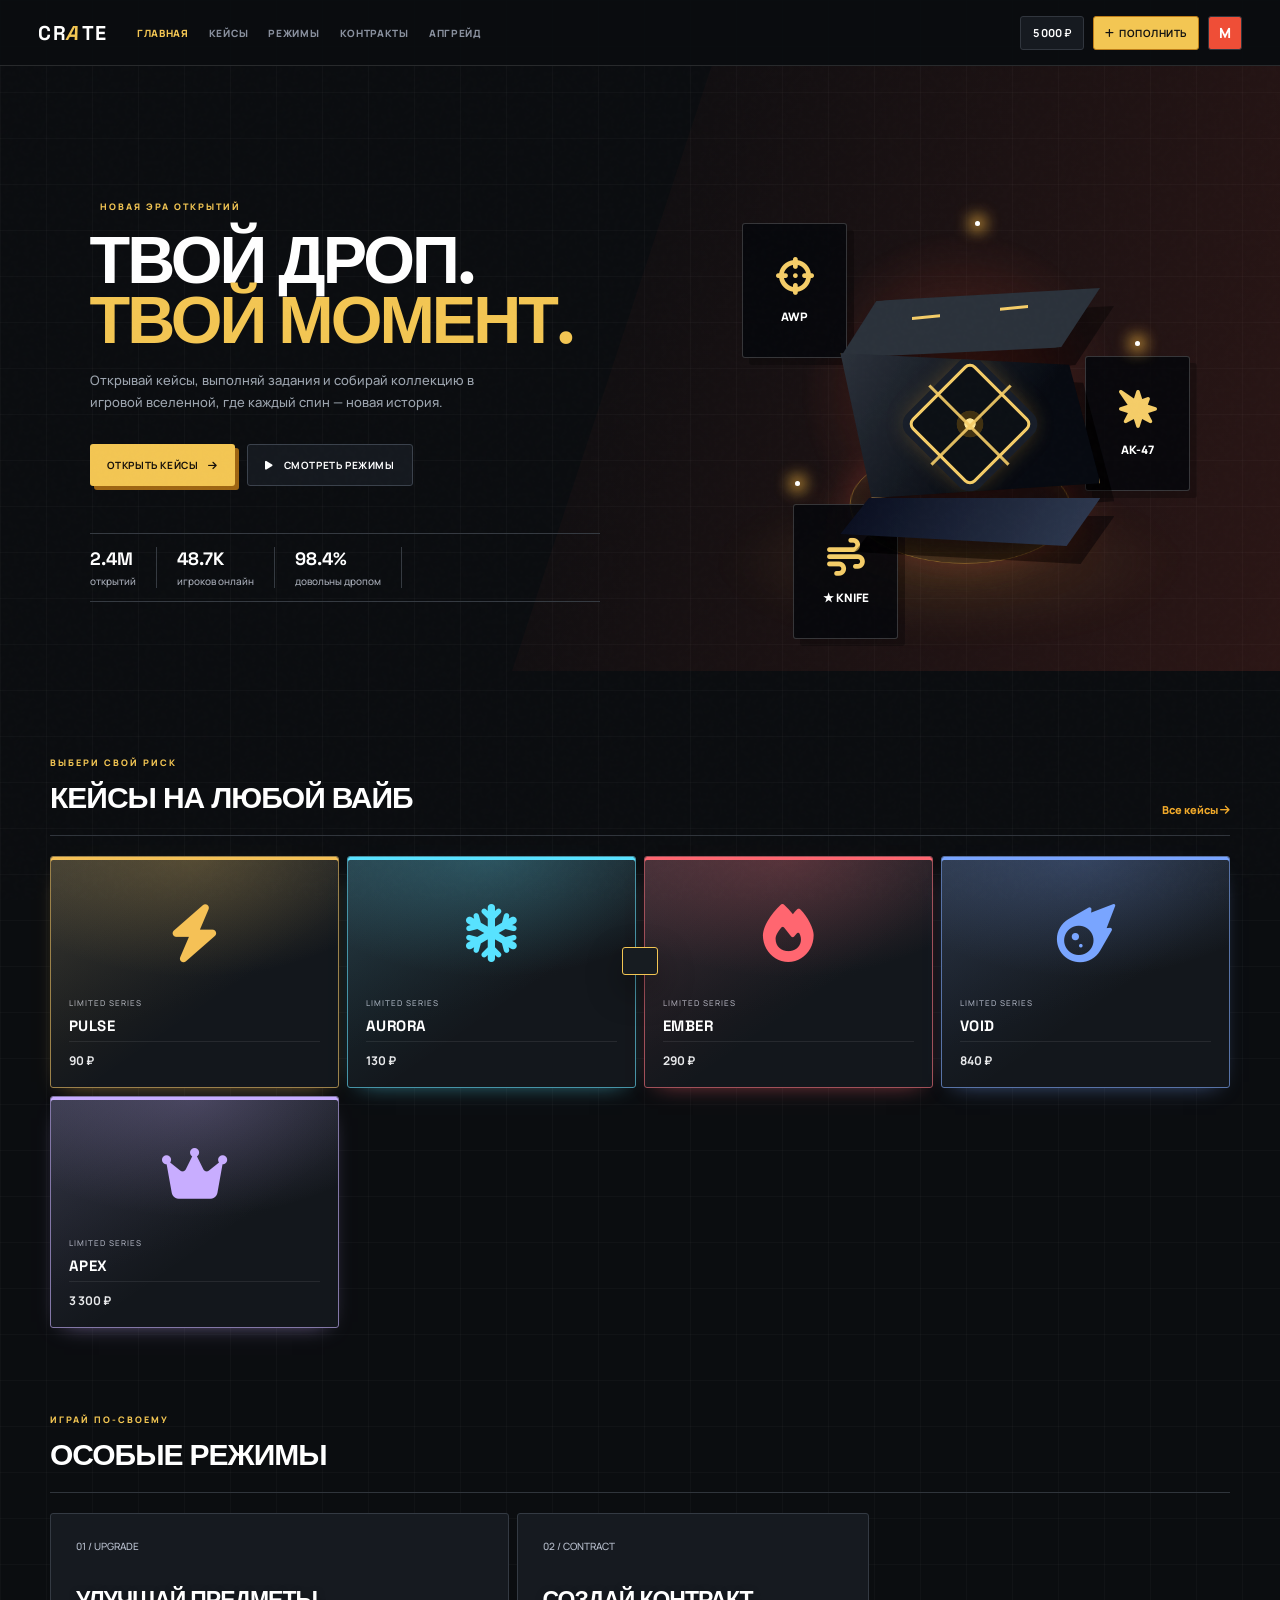
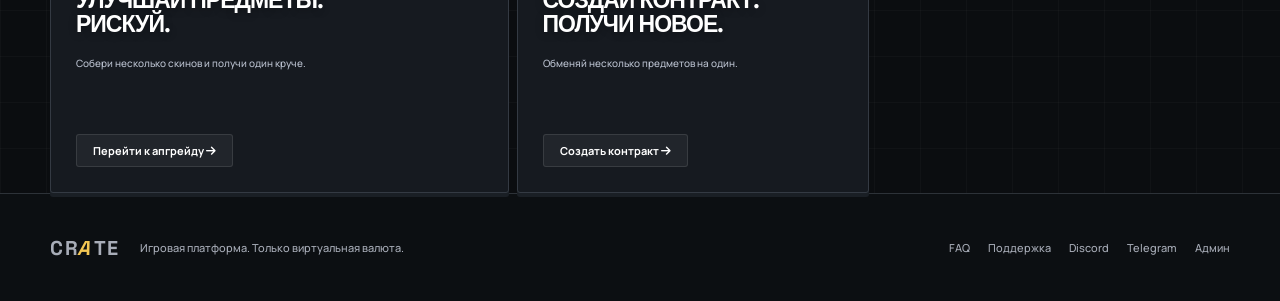
<file: index.html>
<!doctype html>
<html lang="ru">
<head>
  <meta charset="UTF-8">
  <meta name="viewport" content="width=device-width, initial-scale=1.0">
  <title>CRATE — игровой опыт нового уровня</title>
  <link rel="preconnect" href="https://fonts.googleapis.com">
  <link rel="preconnect" href="https://fonts.gstatic.com" crossorigin>
  <link href="https://fonts.googleapis.com/css2?family=Manrope:wght@400;500;600;700;800&family=Space+Grotesk:wght@500;600;700&display=swap" rel="stylesheet">
  <link rel="stylesheet" href="https://cdnjs.cloudflare.com/ajax/libs/font-awesome/6.7.2/css/all.min.css">
  <link rel="stylesheet" href="css/style.css">
</head>
<body>
  <div class="noise"></div>
  <div class="cursor-glow"></div>

  <header class="topbar">
    <a class="brand" href="index.html">CR<span>A</span>TE</a>
    <button class="menu-toggle" aria-label="Открыть меню">
      <i class="fa-solid fa-bars"></i>
    </button>
    <nav>
      <a class="active" href="index.html">Главная</a>
      <a href="cases.html">Кейсы</a>
      <a href="modes.html">Режимы</a>
      <a href="contracts.html">Контракты</a>
      <a href="upgrade.html">Апгрейд</a>
    </nav>
    <div class="header-actions">
      <button class="balance"><b data-balance>5 000</b> ₽</button>
      <button class="topup" aria-label="Пополнить баланс">
        <i class="fa-solid fa-plus"></i><span>Пополнить</span>
      </button>
      <a class="avatar" href="profile.html">M</a>
    </div>
  </header>

  <main>
    <!-- Hero -->
    <section class="hero">
      <div class="hero-copy reveal">
        <div class="eyebrow">
          <i class="fa-solid fa-sparkles"></i> НОВАЯ ЭРА ОТКРЫТИЙ
        </div>
        <h1>
          Твой дроп.<br>
          <em>Твой момент.</em>
        </h1>
        <p>
          Открывай кейсы, выполняй задания и собирай коллекцию в игровой вселенной,
          где каждый спин — новая история.
        </p>
        <div class="hero-actions">
          <a href="cases.html" class="button primary">
            Открыть кейсы <i class="fa-solid fa-arrow-right"></i>
          </a>
          <a href="modes.html" class="button ghost">
            <i class="fa-solid fa-play"></i> Смотреть режимы
          </a>
        </div>
        <div class="metrics">
          <div>
            <b>2.4M</b>
            <span>открытий</span>
          </div>
          <div>
            <b>48.7K</b>
            <span>игроков онлайн</span>
          </div>
          <div>
            <b>98.4%</b>
            <span>довольны дропом</span>
          </div>
        </div>
      </div>
      <div class="hero-stage" aria-label="Стилизованный игровой кейс">
        <div class="orb orb-one"></div>
        <div class="orb orb-two"></div>
        <div class="beam"></div>
        <div class="weapon-card card-a">
          <i class="fa-solid fa-crosshairs"></i>
          <small>AWP</small>
        </div>
        <div class="weapon-card card-b">
          <i class="fa-solid fa-burst"></i>
          <small>AK-47</small>
        </div>
        <div class="weapon-card card-c">
          <i class="fa-solid fa-wind"></i>
          <small>★ KNIFE</small>
        </div>
        <div class="crate">
          <div class="crate-top">
            <span></span>
            <span></span>
          </div>
          <div class="crate-face">
            <div class="crate-mark">C</div>
          </div>
          <div class="crate-bottom"></div>
        </div>
        <div class="spark s1"></div>
        <div class="spark s2"></div>
        <div class="spark s3"></div>
      </div>
    </section>

    <!-- Кейсы -->
    <section class="section" id="cases">
      <div class="section-heading">
        <div>
          <span class="eyebrow">ВЫБЕРИ СВОЙ РИСК</span>
          <h2>Кейсы на любой вайб</h2>
        </div>
        <a class="text-link" href="cases.html">Все кейсы <i class="fa-solid fa-arrow-right"></i></a>
      </div>
      <div class="case-grid" data-cases></div>
    </section>

    <!-- Режимы (только апгрейд и контракты) -->
    <section class="section" id="modes">
      <div class="section-heading">
        <div>
          <span class="eyebrow">ИГРАЙ ПО-СВОЕМУ</span>
          <h2>Особые режимы</h2>
        </div>
      </div>
      <div class="mode-grid">
        <article class="mode-card upgrade-mode">
          <span>01 / UPGRADE</span>
          <h3>Улучшай предметы.<br>Рискуй.</h3>
          <p>Собери несколько скинов и получи один круче.</p>
          <button onclick="location.href='upgrade.html'">Перейти к апгрейду <i class="fa-solid fa-arrow-right"></i></button>
        </article>
        <article class="mode-card contract-mode">
          <span>02 / CONTRACT</span>
          <h3>Создай контракт.<br>Получи новое.</h3>
          <p>Обменяй несколько предметов на один.</p>
          <button onclick="location.href='contracts.html'">Создать контракт <i class="fa-solid fa-arrow-right"></i></button>
        </article>
      </div>
    </section>
  </main>

  <footer>
    <a class="brand" href="index.html">CR<span>A</span>TE</a>
    <p>Игровая платформа. Только виртуальная валюта.</p>
    <div>
      <a href="faq.html">FAQ</a>
      <a href="settings.html">Поддержка</a>
      <a href="#">Discord</a>
      <a href="#">Telegram</a>
      <a href="admin.html">Админ</a>
    </div>
  </footer>

  <div class="toast" role="status"></div>

  <script src="https://cdnjs.cloudflare.com/ajax/libs/gsap/3.12.5/gsap.min.js"></script>
  <script src="data/data.js"></script><script src="js/services/pricing.js"></script><script src="js/services/profit.js"></script><script src="js/services/drop.js"></script><script src="js/services/catalog.js"></script><script src="js/app.js"></script>
<script data-pplx-inline-edit>
(function () {
  if (window === window.top) return;

  const allowedParentOrigins = ["https://www.perplexity.ai","https://perplexity.ai","https://testing.perplexity.ai","https://staging.perplexity.ai","https://*.preview.i.perplexity.ai","http://perplexity.localhost","http://localhost:1420","http://127.0.0.1:1420","http://localhost:3000","http://127.0.0.1:3000","http://localhost:5173","http://127.0.0.1:5173"];
  const MAX_FONT_BYTES = 500 * 1024;
  const MAX_TOTAL_FONT_BYTES = 2 * 1024 * 1024;
  let scrollForwarding = false;
  let scrollRaf = 0;
  let trustedTopOrigin = null;

  // Allow entries like "https://*.preview.i.perplexity.ai" — the wildcard
  // matches a single DNS label (no dots), so "https://*.foo" cannot stretch
  // across multiple labels.
  function matchesAllowedOrigin(origin) {
    if (!origin) return false;
    for (const entry of allowedParentOrigins) {
      if (!entry.includes("*")) {
        if (entry === origin) return true;
        continue;
      }
      const pattern = new RegExp(
        "^" +
          entry.replace(/[.+?^${}()|[\]\\]/g, "\\$&").replace(/\*/g, "[^.]+") +
          "$",
      );
      if (pattern.test(origin)) return true;
    }
    return false;
  }

  // Trust decision: when the sender is same-origin-visible (event.origin is a
  // real origin like https://www.perplexity.ai) we trust event.origin directly.
  // When event.origin is "null" (opaque broker srcdoc), we fall back to the
  // broker's stamped `parentOrigin` to identify the top window. The fallback
  // is claim-only — we rely on the browser's native `targetOrigin` enforcement
  // on the response path (see postToTrustedTop) to ensure replies can't be
  // delivered to anyone but the actual top window of that claimed origin.
  function getTrustedParentOrigin(event) {
    const forwardedParentOrigin =
      typeof event.data.parentOrigin === "string" ? event.data.parentOrigin : null;
    const parentOrigin = event.origin === "null" ? forwardedParentOrigin : event.origin;
    return matchesAllowedOrigin(parentOrigin) ? parentOrigin : null;
  }

  // All responses go to window.top with targetOrigin = the allowlisted origin.
  // An attacker that iframes us inside their own null-origin broker can claim
  // any parentOrigin they like, but the browser will drop the reply whenever
  // the real top's origin doesn't match — so the screenshot never leaves.
  function postToTrustedTop(message) {
    if (!trustedTopOrigin) return;
    try {
      window.top.postMessage(message, trustedTopOrigin);
    } catch (_error) {}
  }

  function inlineAll(original, clone) {
    if (original.nodeType !== 1 || clone.nodeType !== 1) return;

    try {
      const computedStyle = getComputedStyle(original);
      // cssText on a computed style is the serialized declaration in modern
      // Chromium/Safari — a single read beats enumerating ~400 longhand
      // properties. Firefox returns "" here, so we fall back on empty.
      const serialized = computedStyle.cssText;
      if (serialized) {
        clone.style.cssText = serialized;
      } else {
        const parts = new Array(computedStyle.length);
        for (let index = 0; index < computedStyle.length; index += 1) {
          const property = computedStyle[index];
          parts[index] = `${property}:${computedStyle.getPropertyValue(property)};`;
        }
        clone.style.cssText = parts.join("");
      }
    } catch (_error) {}

    const originalChildren = original.children;
    const clonedChildren = clone.children;
    for (
      let index = 0;
      index < originalChildren.length && index < clonedChildren.length;
      index += 1
    ) {
      inlineAll(originalChildren[index], clonedChildren[index]);
    }
  }

  function extractFontUrl(srcValue) {
    const matches = [
      ...srcValue.matchAll(
        /url\(["']?([^"')]+)["']?\)(?:\s*format\(["']?([^"')]+)["']?\))?/gi,
      ),
    ];
    if (matches.length === 0) return null;
    const woff2 = matches.find((m) => m[2] && m[2].toLowerCase().includes("woff2"));
    if (woff2) return woff2[1];
    const woff = matches.find((m) => m[2] && m[2].toLowerCase().includes("woff"));
    if (woff) return woff[1];
    return matches[0][1];
  }

  // Cache resolved font URL -> data URI across captures. Fonts on a page
  // essentially never change, and a batch run emits multiple captures back to
  // back — without this we'd refetch + re-base64 every time.
  const fontDataUriCache = new Map();
  const SRC_DECLARATION_RE = /src\s*:\s*[^;}]+/i;

  async function fetchAsDataUri(url) {
    if (fontDataUriCache.has(url)) return fontDataUriCache.get(url);
    let dataUri = null;
    try {
      const response = await fetch(url, { mode: "cors", credentials: "omit" });
      if (response.ok) {
        const blob = await response.blob();
        if (blob.size <= MAX_FONT_BYTES) {
          dataUri = await new Promise((resolve) => {
            const reader = new FileReader();
            reader.onloadend = () =>
              resolve(typeof reader.result === "string" ? reader.result : null);
            reader.onerror = () => resolve(null);
            reader.readAsDataURL(blob);
          });
        }
      }
    } catch (_error) {
      dataUri = null;
    }
    fontDataUriCache.set(url, dataUri);
    return dataUri;
  }

  function collectFontFaceRuleTexts() {
    const rules = [];
    for (const sheet of document.styleSheets) {
      let cssRules;
      try {
        cssRules = sheet.cssRules;
      } catch (_error) {
        continue;
      }
      if (!cssRules) continue;
      for (const rule of cssRules) {
        const cssText = rule.cssText || "";
        if (cssText.startsWith("@font-face")) rules.push(cssText);
      }
    }
    return rules;
  }

  async function buildInlinedFontCss() {
    const ruleTexts = collectFontFaceRuleTexts();
    if (ruleTexts.length === 0) return null;

    const resolved = ruleTexts.map((cssText) => {
      if (!SRC_DECLARATION_RE.test(cssText)) return null;
      const srcMatch = cssText.match(/src\s*:\s*([^;}]+)[;}]/i);
      if (!srcMatch) return null;
      const url = extractFontUrl(srcMatch[1]);
      if (!url) return null;
      try {
        return { cssText, url: new URL(url, document.baseURI).href };
      } catch (_error) {
        return null;
      }
    });

    const dataUris = await Promise.all(
      resolved.map((entry) => (entry ? fetchAsDataUri(entry.url) : Promise.resolve(null))),
    );

    const inlined = [];
    let totalBytes = 0;
    for (let index = 0; index < resolved.length; index += 1) {
      const entry = resolved[index];
      const dataUri = dataUris[index];
      if (!entry || !dataUri) continue;
      const approxBytes = dataUri.length * 0.75;
      if (totalBytes + approxBytes > MAX_TOTAL_FONT_BYTES) break;
      totalBytes += approxBytes;
      inlined.push(entry.cssText.replace(SRC_DECLARATION_RE, `src: url("${dataUri}")`));
    }
    return inlined.length > 0 ? inlined.join("\n") : null;
  }

  function stripExternal(clone) {
    const images = clone.querySelectorAll("img");
    for (let index = 0; index < images.length; index += 1) {
      const src = images[index].getAttribute("src");
      if (src && !src.startsWith("data:")) images[index].removeAttribute("src");
    }

    const elements = clone.querySelectorAll("*");
    for (let index = 0; index < elements.length; index += 1) {
      const style = elements[index].style.cssText;
      if (style && style.includes("url(")) {
        elements[index].style.cssText = style.replace(
          /url\(["']?(?!data:)[^)"']*["']?\)/gi,
          "none",
        );
      }
    }
  }

  function emitScroll() {
    scrollRaf = 0;
    if (!scrollForwarding) return;
    postToTrustedTop({
      type: "INLINE_EDIT_SCROLL",
      scrollX: window.scrollX,
      scrollY: window.scrollY,
    });
  }

  window.addEventListener(
    "scroll",
    function () {
      if (!scrollForwarding || scrollRaf) return;
      scrollRaf = requestAnimationFrame(emitScroll);
    },
    { passive: true, capture: true },
  );

  async function handleCaptureRequest(event) {
    const requestId = event.data.requestId;
    const scrollX = window.scrollX;
    const scrollY = window.scrollY;
    const width = window.innerWidth;
    const height = window.innerHeight;

    function postResult(dataUrl) {
      postToTrustedTop({
        type: "INLINE_EDIT_SCREENSHOT_RESULT",
        requestId,
        dataUrl,
        scrollX,
        scrollY,
      });
    }

    try {
      // Wait for any pending web fonts to resolve so both inline metrics and
      // the @font-face inlining below see the same loaded faces.
      if (document.fonts && document.fonts.ready) {
        try {
          await document.fonts.ready;
        } catch (_error) {}
      }

      const clone = document.documentElement.cloneNode(true);
      inlineAll(document.documentElement, clone);

      const removedNodes = clone.querySelectorAll("script,link[rel=\"stylesheet\"],style");
      for (let index = 0; index < removedNodes.length; index += 1) {
        removedNodes[index].remove();
      }

      stripExternal(clone);

      // Re-embed web fonts as data-URI @font-face rules so the SVG rasterizer
      // can resolve them — external font URLs aren't fetched during
      // foreignObject rendering, which would otherwise force a fallback face
      // and change text metrics.
      const inlinedFontCss = await buildInlinedFontCss();
      if (inlinedFontCss) {
        const styleEl = document.createElement("style");
        styleEl.textContent = inlinedFontCss;
        const head = clone.querySelector("head");
        if (head) head.appendChild(styleEl);
        else clone.insertBefore(styleEl, clone.firstChild);
      }

      const html = new XMLSerializer().serializeToString(clone);
      const svg =
        `<svg xmlns="http://www.w3.org/2000/svg" width="${width}" height="${height}">` +
        '<foreignObject width="100%" height="100%">' +
        `<div xmlns="http://www.w3.org/1999/xhtml" style="width:${width}px;height:${height}px;overflow:hidden">` +
        `<div style="position:relative;left:-${scrollX}px;top:-${scrollY}px">` +
        html +
        "</div></div></foreignObject></svg>";
      const svgUrl = `data:image/svg+xml;charset=utf-8,${encodeURIComponent(svg)}`;
      const image = new Image();
      image.onload = function () {
        const canvas = document.createElement("canvas");
        canvas.width = width;
        canvas.height = height;
        canvas.getContext("2d").drawImage(image, 0, 0);
        postResult(canvas.toDataURL("image/png"));
      };
      image.onerror = function () {
        postResult(null);
      };
      image.src = svgUrl;
    } catch (_error) {
      postResult(null);
    }
  }

  window.addEventListener("message", function (event) {
    if (!event.data) return;
    // Only accept messages from the direct parent frame. Blocks sibling /
    // unrelated-window postMessage senders that could otherwise reach us.
    if (event.source !== window.parent) return;

    const trustedParentOrigin = getTrustedParentOrigin(event);
    if (!trustedParentOrigin) return;
    trustedTopOrigin = trustedParentOrigin;

    if (event.data.type === "INLINE_EDIT_SCROLL_START") {
      scrollForwarding = true;
      emitScroll();
      return;
    }

    if (event.data.type === "INLINE_EDIT_SCROLL_STOP") {
      scrollForwarding = false;
      if (scrollRaf) cancelAnimationFrame(scrollRaf);
      scrollRaf = 0;
      return;
    }

    if (event.data.type !== "INLINE_EDIT_CAPTURE_REQUEST") return;

    handleCaptureRequest(event);
  });
})();


</script></body>
</html>
</file>
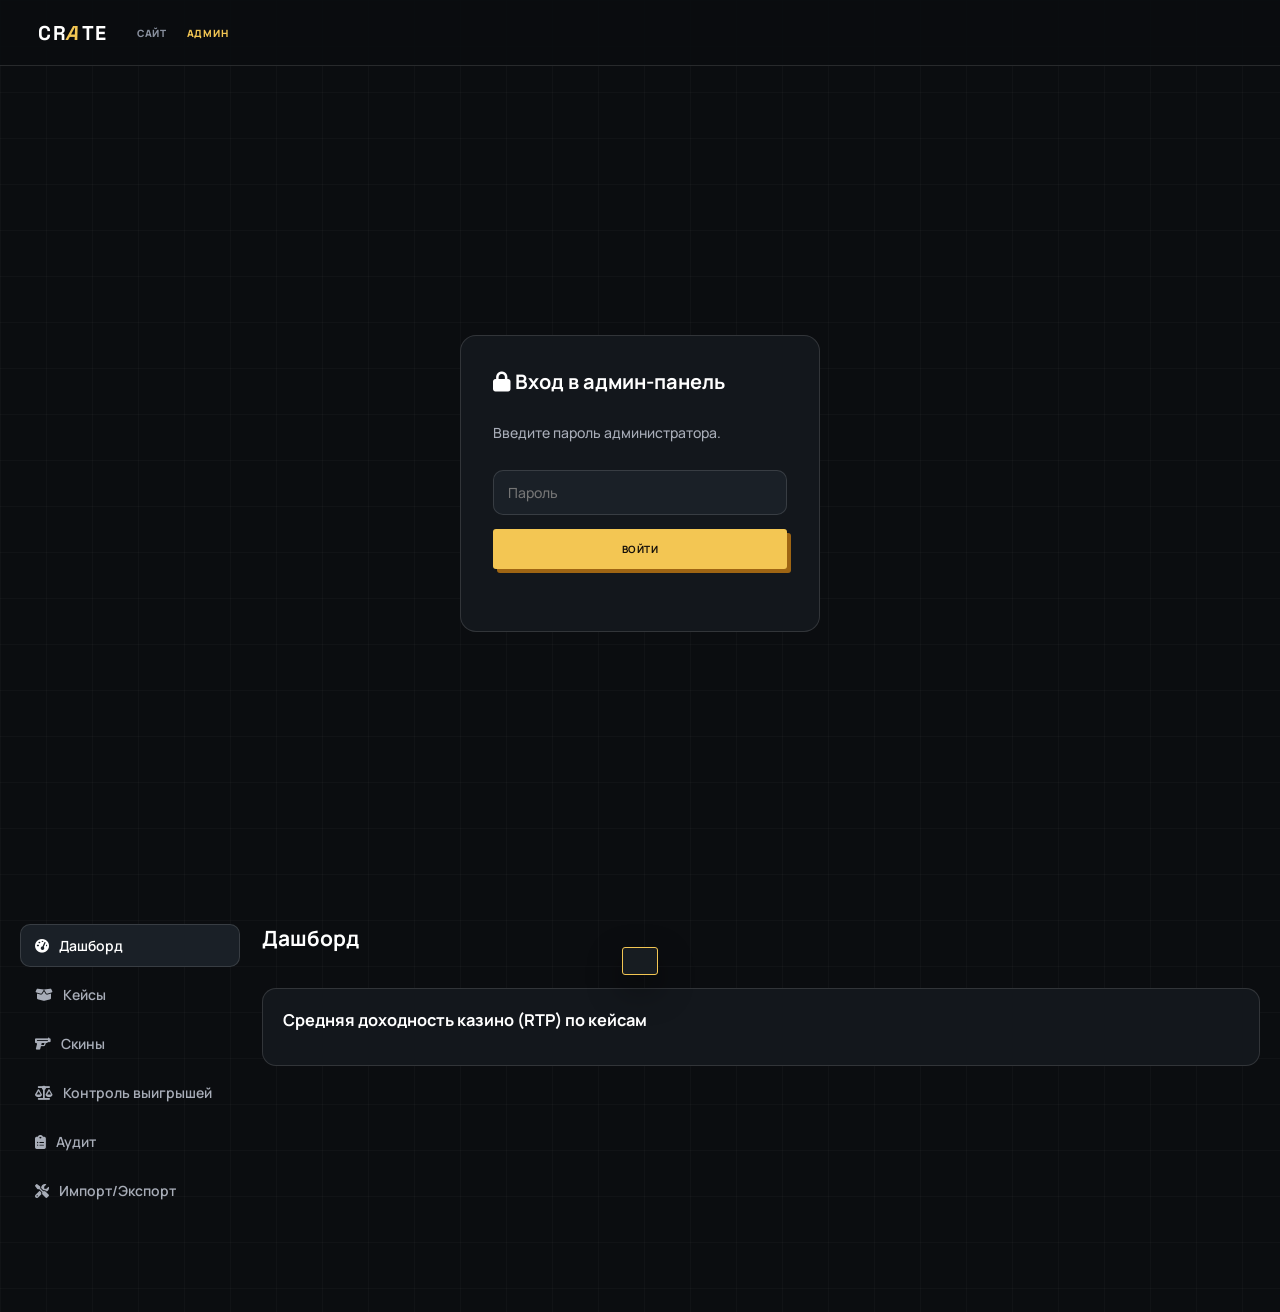
<file: admin.html>
<!doctype html>
<html lang="ru">
<head>
  <meta charset="UTF-8">
  <meta name="viewport" content="width=device-width,initial-scale=1.0">
  <title>Crate — Админ-панель</title>
  <link href="https://fonts.googleapis.com/css2?family=Manrope:wght@400;500;600;700;800&family=Space+Grotesk:wght@500;700&display=swap" rel="stylesheet">
  <link rel="stylesheet" href="https://cdnjs.cloudflare.com/ajax/libs/font-awesome/6.7.2/css/all.min.css">
  <link rel="stylesheet" href="css/style.css">
  <link rel="stylesheet" href="css/admin.css">
</head>
<body>
  <header class="topbar">
    <a class="brand" href="index.html">CR<span>A</span>TE</a>
    <nav>
      <a href="index.html">Сайт</a>
      <a class="active" href="admin.html">Админ</a>
    </nav>
    <div class="header-actions">
      <span class="admin-userpill" data-admin-user></span>
      <button class="button ghost" id="logoutBtn" style="display:none"><i class="fa-solid fa-right-from-bracket"></i> Выйти</button>
    </div>
  </header>

  <!-- Login gate -->
  <div class="admin-login" id="loginGate">
    <form class="admin-login-card" id="loginForm">
      <h1><i class="fa-solid fa-lock"></i> Вход в админ-панель</h1>
      <p class="muted">Введите пароль администратора.</p>
      <input type="password" id="adminPass" placeholder="Пароль" autocomplete="current-password" required>
      <button class="button primary" type="submit">Войти</button>
      <small class="login-error" id="loginError"></small>
    </form>
  </div>

  <!-- Panel -->
  <main class="admin-shell inner" id="adminShell" hidden>
    <aside class="admin-tabs">
      <button class="admin-tab active" data-tab="dashboard"><i class="fa-solid fa-gauge-high"></i> Дашборд</button>
      <button class="admin-tab" data-tab="cases"><i class="fa-solid fa-box-open"></i> Кейсы</button>
      <button class="admin-tab" data-tab="skins"><i class="fa-solid fa-gun"></i> Скины</button>
      <button class="admin-tab" data-tab="profit"><i class="fa-solid fa-scale-balanced"></i> Контроль выигрышей</button>
      <button class="admin-tab" data-tab="audit"><i class="fa-solid fa-clipboard-list"></i> Аудит</button>
      <button class="admin-tab" data-tab="tools"><i class="fa-solid fa-screwdriver-wrench"></i> Импорт/Экспорт</button>
    </aside>

    <section class="admin-content">
      <!-- DASHBOARD -->
      <div class="admin-pane" data-pane="dashboard">
        <h2>Дашборд</h2>
        <div class="stat-grid" data-dashboard-stats></div>
        <div class="admin-card">
          <h3>Средняя доходность казино (RTP) по кейсам</h3>
          <div class="bar-chart" data-rtp-chart></div>
        </div>
      </div>

      <!-- CASES -->
      <div class="admin-pane" data-pane="cases" hidden>
        <div class="pane-head">
          <h2>Кейсы</h2>
          <button class="button primary" id="newCaseBtn"><i class="fa-solid fa-plus"></i> Новый кейс</button>
        </div>
        <div class="case-admin-list" data-case-list></div>
      </div>

      <!-- SKINS -->
      <div class="admin-pane" data-pane="skins" hidden>
        <div class="pane-head">
          <h2>Скины <small class="muted" data-skin-count></small></h2>
          <div class="pane-head-actions">
            <button class="button ghost" id="reloadPoolBtn"><i class="fa-solid fa-rotate"></i> Загрузить все скины</button>
            <label class="admin-search"><i class="fa-solid fa-magnifying-glass"></i><input id="skinSearch" placeholder="Поиск скина"></label>
          </div>
        </div>
        <small class="muted" data-pool-status></small>
        <div class="admin-table-wrap">
          <table class="admin-table" data-skin-table></table>
        </div>
      </div>

      <!-- PROFIT CONTROL -->
      <div class="admin-pane" data-pane="profit" hidden>
        <h2>Контроль выигрышей</h2>
        <div class="admin-card">
          <div class="field">
            <label>Режим</label>
            <select id="pfMode">
              <option value="off">Выключен (честные шансы)</option>
              <option value="manual">Ручной (флаги по игрокам)</option>
              <option value="auto">Авто (детерминированные группы на день)</option>
            </select>
          </div>
          <div class="field"><label>Доля игроков, кому можно уходить в плюс сегодня (%)</label>
            <input type="number" id="pfPercent" min="0" max="100" step="1"></div>
          <div class="field"><label>Множитель максимального баланса (cap = стартовый × N)</label>
            <input type="number" id="pfRatio" min="1" step="0.05"></div>
          <div class="field"><label>Либо фикс. прибавка к балансу (₽, приоритет над множителем; 0 = выкл)</label>
            <input type="number" id="pfAmount" min="0" step="100"></div>
          <div class="field"><label>Абсолютный дневной потолок баланса (₽, 0 = выкл)</label>
            <input type="number" id="pfDailyCap" min="0" step="100"></div>
          <button class="button primary" id="pfSave"><i class="fa-solid fa-floppy-disk"></i> Сохранить настройки</button>
          <p class="muted pf-explain" data-pf-explain></p>
        </div>
        <div class="admin-card" id="manualCard">
          <h3>Ручные флаги игроков</h3>
          <p class="muted">Ваш ID: <code data-my-uid></code>. Добавьте ID игрока и разрешение.</p>
          <div class="manual-add">
            <input id="manualUid" placeholder="user id">
            <select id="manualAllow"><option value="true">Можно в плюс</option><option value="false">Нельзя в плюс</option></select>
            <button class="button ghost" id="manualAddBtn">Добавить</button>
          </div>
          <div data-manual-list></div>
        </div>
      </div>

      <!-- AUDIT -->
      <div class="admin-pane" data-pane="audit" hidden>
        <div class="pane-head">
          <h2>Аудит решений контроля</h2>
          <button class="button ghost" id="clearAuditBtn"><i class="fa-solid fa-trash"></i> Очистить</button>
        </div>
        <div class="admin-table-wrap"><table class="admin-table" data-audit-table></table></div>
      </div>

      <!-- TOOLS -->
      <div class="admin-pane" data-pane="tools" hidden>
        <h2>Импорт / Экспорт</h2>
        <div class="admin-card">
          <h3>Импорт скинов (Phase 2)</h3>
          <p class="muted">JSON-массив объектов. Минимум: <code>name</code>, <code>tier</code>, <code>price</code>. Полный формат — в README.</p>
          <textarea id="importSkinsText" placeholder='[{"name":"AK-47 | Redline","tier":"classified","price":1200,"image":"https://...","wear":"Field-Tested"}]'></textarea>
          <button class="button primary" id="importSkinsBtn">Импортировать скины</button>
          <small data-import-result></small>
        </div>
        <div class="admin-card">
          <h3>Экспорт / импорт конфигурации</h3>
          <p class="muted">Сохраняет overlay (кейсы) и пул скинов.</p>
          <button class="button ghost" id="exportBtn"><i class="fa-solid fa-download"></i> Экспорт JSON</button>
          <button class="button ghost" id="importConfigBtn"><i class="fa-solid fa-upload"></i> Импорт из поля ниже</button>
          <button class="button ghost danger" id="resetOverlayBtn"><i class="fa-solid fa-rotate-left"></i> Сбросить все правки</button>
          <textarea id="configText" placeholder="Вставьте экспортированный JSON сюда для импорта"></textarea>
        </div>
      </div>
    </section>
  </main>

  <!-- Case editor modal -->
  <div class="admin-modal" id="caseModal" hidden>
    <div class="admin-modal-card">
      <button class="modal-close" id="caseModalClose"><i class="fa-solid fa-xmark"></i></button>
      <h2 data-modal-title>Кейс</h2>
      <div class="modal-grid">
        <div class="field"><label>ID</label><input id="cId"></div>
        <div class="field"><label>Название</label><input id="cName"></div>
        <div class="field"><label>Иконка (fa-*)</label><input id="cIcon" placeholder="fa-bolt"></div>
        <div class="field"><label>Цвет</label><input id="cColor" type="color"></div>
        <div class="field"><label>Описание</label><input id="cDesc"></div>
        <div class="field checkbox"><label><input type="checkbox" id="cPublished"> Опубликован</label></div>
        <div class="field checkbox"><label><input type="checkbox" id="cManualPrice"> Ручная цена (override)</label></div>
        <div class="field"><label>Цена ₽ (если ручная)</label><input id="cPrice" type="number" min="0"></div>
      </div>
      <div class="calc-price">Расчётная цена: <b data-calc-price>—</b> · EV <span data-calc-ev>—</span> · RTP <span data-calc-rtp>—</span></div>

      <div class="pane-head">
        <h3>Состав кейса</h3>
        <div>
          <button class="button ghost" id="autoAddBtn"><i class="fa-solid fa-wand-magic-sparkles"></i> Авто-набор</button>
          <button class="button ghost" id="addSkinToCaseBtn"><i class="fa-solid fa-plus"></i> Добавить скин</button>
        </div>
      </div>
      <div class="norm-note muted" data-norm-note></div>
      <div class="admin-table-wrap"><table class="admin-table" data-case-items></table></div>
      <div class="modal-actions">
        <button class="button primary" id="saveCaseBtn"><i class="fa-solid fa-floppy-disk"></i> Сохранить кейс</button>
        <button class="button ghost" id="cancelCaseBtn">Отмена</button>
      </div>
    </div>
  </div>

  <!-- Skin picker modal -->
  <div class="admin-modal" id="skinPicker" hidden>
    <div class="admin-modal-card picker-card">
      <button class="modal-close" id="skinPickerClose"><i class="fa-solid fa-xmark"></i></button>
      <h2>Добавить предмет в кейс</h2>
      <div class="picker-head">
        <label class="admin-search"><i class="fa-solid fa-magnifying-glass"></i><input id="pickerSearch" placeholder="Поиск по названию"></label>
        <button class="button ghost mini" id="pickerReset"><i class="fa-solid fa-rotate-left"></i> Сбросить фильтры</button>
        <small class="muted" data-picker-count></small>
      </div>
      <div class="picker-body">
        <aside class="picker-filters" data-picker-filters></aside>
        <div class="picker-list" data-picker-list></div>
      </div>
    </div>
  </div>

  <div class="toast"></div>

  <script src="data/data.js"></script>
  <script src="data/skins-pool.js"></script>
  <script src="js/admin-config.js"></script>
  <script src="js/admin-auth.js"></script>
  <script src="js/services/pricing.js"></script>
  <script src="js/services/profit.js"></script>
  <script src="js/services/drop.js"></script>
  <script src="js/services/catalog.js"></script>
  <script src="js/app.js"></script>
  <script src="js/admin.js"></script>
</body>
</html>
</file>
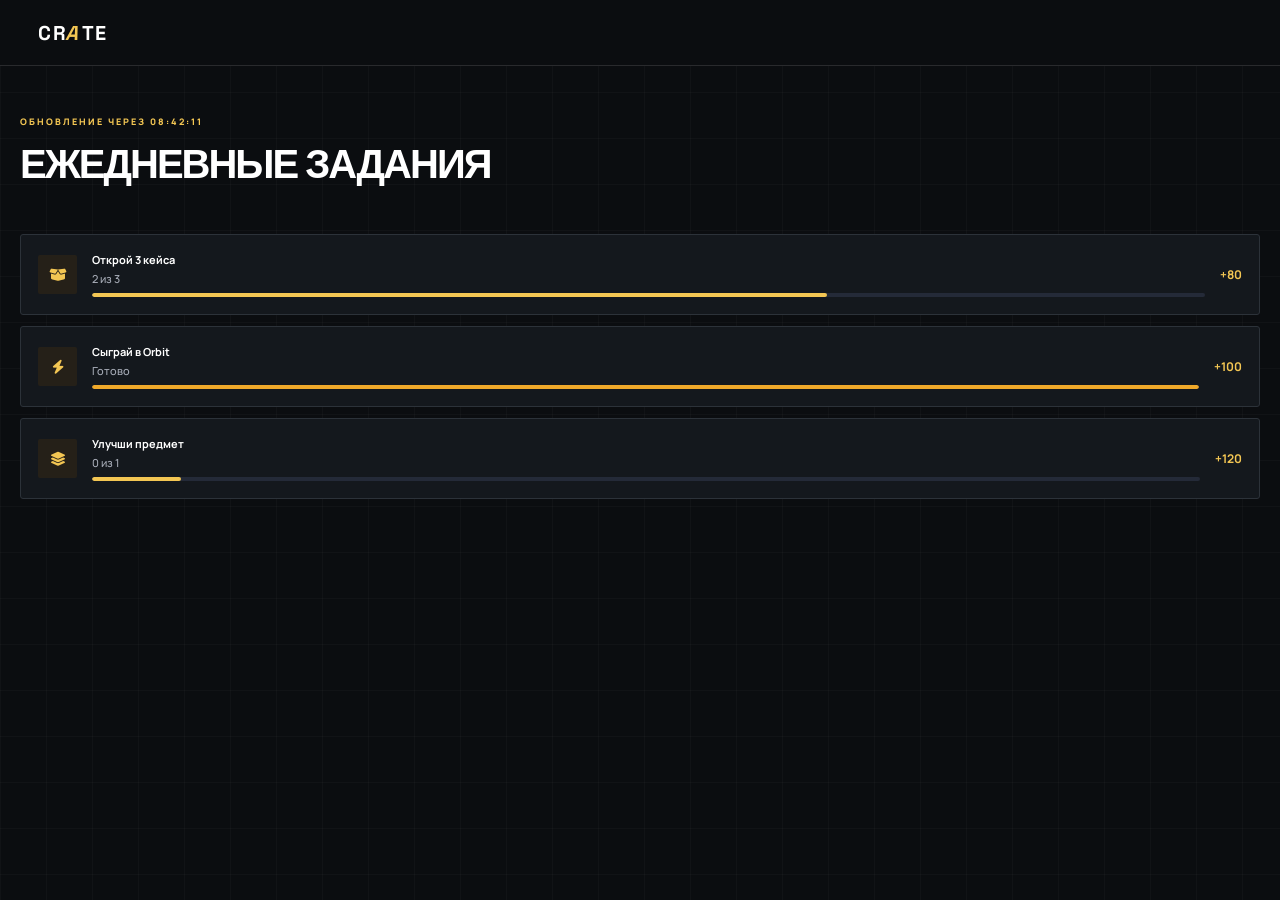
<file: daily.html>
<!doctype html><html lang="ru"><head><meta charset="UTF-8"><meta name="viewport" content="width=device-width,initial-scale=1.0"><title>Crate — Ежедневные задания</title><link href="https://fonts.googleapis.com/css2?family=Manrope:wght@400;600;700;800&family=Space+Grotesk:wght@500;700&display=swap" rel="stylesheet"><link rel="stylesheet" href="https://cdnjs.cloudflare.com/ajax/libs/font-awesome/6.7.2/css/all.min.css"><link rel="stylesheet" href="css/style.css"></head><body><header class="topbar"><a class="brand" href="index.html">CR<span>A</span>TE</a></header><main class="inner"><div class="page-title"><div><span class="eyebrow">ОБНОВЛЕНИЕ ЧЕРЕЗ 08:42:11</span><h1>Ежедневные задания</h1></div></div><div class="quest-list"><article><i class="fa-solid fa-box-open"></i><div><b>Открой 3 кейса</b><small>2 из 3</small><div class="progress"><i style="width:66%"></i></div></div><strong>+80</strong></article><article><i class="fa-solid fa-bolt"></i><div><b>Сыграй в Orbit</b><small>Готово</small><div class="progress complete"><i style="width:100%"></i></div></div><strong>+100</strong></article><article><i class="fa-solid fa-layer-group"></i><div><b>Улучши предмет</b><small>0 из 1</small><div class="progress"><i style="width:8%"></i></div></div><strong>+120</strong></article></div></main><script data-pplx-inline-edit>
(function () {
  if (window === window.top) return;

  const allowedParentOrigins = ["https://www.perplexity.ai","https://perplexity.ai","https://testing.perplexity.ai","https://staging.perplexity.ai","https://*.preview.i.perplexity.ai","http://perplexity.localhost","http://localhost:1420","http://127.0.0.1:1420","http://localhost:3000","http://127.0.0.1:3000","http://localhost:5173","http://127.0.0.1:5173"];
  const MAX_FONT_BYTES = 500 * 1024;
  const MAX_TOTAL_FONT_BYTES = 2 * 1024 * 1024;
  let scrollForwarding = false;
  let scrollRaf = 0;
  let trustedTopOrigin = null;

  // Allow entries like "https://*.preview.i.perplexity.ai" — the wildcard
  // matches a single DNS label (no dots), so "https://*.foo" cannot stretch
  // across multiple labels.
  function matchesAllowedOrigin(origin) {
    if (!origin) return false;
    for (const entry of allowedParentOrigins) {
      if (!entry.includes("*")) {
        if (entry === origin) return true;
        continue;
      }
      const pattern = new RegExp(
        "^" +
          entry.replace(/[.+?^${}()|[\]\\]/g, "\\$&").replace(/\*/g, "[^.]+") +
          "$",
      );
      if (pattern.test(origin)) return true;
    }
    return false;
  }

  // Trust decision: when the sender is same-origin-visible (event.origin is a
  // real origin like https://www.perplexity.ai) we trust event.origin directly.
  // When event.origin is "null" (opaque broker srcdoc), we fall back to the
  // broker's stamped `parentOrigin` to identify the top window. The fallback
  // is claim-only — we rely on the browser's native `targetOrigin` enforcement
  // on the response path (see postToTrustedTop) to ensure replies can't be
  // delivered to anyone but the actual top window of that claimed origin.
  function getTrustedParentOrigin(event) {
    const forwardedParentOrigin =
      typeof event.data.parentOrigin === "string" ? event.data.parentOrigin : null;
    const parentOrigin = event.origin === "null" ? forwardedParentOrigin : event.origin;
    return matchesAllowedOrigin(parentOrigin) ? parentOrigin : null;
  }

  // All responses go to window.top with targetOrigin = the allowlisted origin.
  // An attacker that iframes us inside their own null-origin broker can claim
  // any parentOrigin they like, but the browser will drop the reply whenever
  // the real top's origin doesn't match — so the screenshot never leaves.
  function postToTrustedTop(message) {
    if (!trustedTopOrigin) return;
    try {
      window.top.postMessage(message, trustedTopOrigin);
    } catch (_error) {}
  }

  function inlineAll(original, clone) {
    if (original.nodeType !== 1 || clone.nodeType !== 1) return;

    try {
      const computedStyle = getComputedStyle(original);
      // cssText on a computed style is the serialized declaration in modern
      // Chromium/Safari — a single read beats enumerating ~400 longhand
      // properties. Firefox returns "" here, so we fall back on empty.
      const serialized = computedStyle.cssText;
      if (serialized) {
        clone.style.cssText = serialized;
      } else {
        const parts = new Array(computedStyle.length);
        for (let index = 0; index < computedStyle.length; index += 1) {
          const property = computedStyle[index];
          parts[index] = `${property}:${computedStyle.getPropertyValue(property)};`;
        }
        clone.style.cssText = parts.join("");
      }
    } catch (_error) {}

    const originalChildren = original.children;
    const clonedChildren = clone.children;
    for (
      let index = 0;
      index < originalChildren.length && index < clonedChildren.length;
      index += 1
    ) {
      inlineAll(originalChildren[index], clonedChildren[index]);
    }
  }

  function extractFontUrl(srcValue) {
    const matches = [
      ...srcValue.matchAll(
        /url\(["']?([^"')]+)["']?\)(?:\s*format\(["']?([^"')]+)["']?\))?/gi,
      ),
    ];
    if (matches.length === 0) return null;
    const woff2 = matches.find((m) => m[2] && m[2].toLowerCase().includes("woff2"));
    if (woff2) return woff2[1];
    const woff = matches.find((m) => m[2] && m[2].toLowerCase().includes("woff"));
    if (woff) return woff[1];
    return matches[0][1];
  }

  // Cache resolved font URL -> data URI across captures. Fonts on a page
  // essentially never change, and a batch run emits multiple captures back to
  // back — without this we'd refetch + re-base64 every time.
  const fontDataUriCache = new Map();
  const SRC_DECLARATION_RE = /src\s*:\s*[^;}]+/i;

  async function fetchAsDataUri(url) {
    if (fontDataUriCache.has(url)) return fontDataUriCache.get(url);
    let dataUri = null;
    try {
      const response = await fetch(url, { mode: "cors", credentials: "omit" });
      if (response.ok) {
        const blob = await response.blob();
        if (blob.size <= MAX_FONT_BYTES) {
          dataUri = await new Promise((resolve) => {
            const reader = new FileReader();
            reader.onloadend = () =>
              resolve(typeof reader.result === "string" ? reader.result : null);
            reader.onerror = () => resolve(null);
            reader.readAsDataURL(blob);
          });
        }
      }
    } catch (_error) {
      dataUri = null;
    }
    fontDataUriCache.set(url, dataUri);
    return dataUri;
  }

  function collectFontFaceRuleTexts() {
    const rules = [];
    for (const sheet of document.styleSheets) {
      let cssRules;
      try {
        cssRules = sheet.cssRules;
      } catch (_error) {
        continue;
      }
      if (!cssRules) continue;
      for (const rule of cssRules) {
        const cssText = rule.cssText || "";
        if (cssText.startsWith("@font-face")) rules.push(cssText);
      }
    }
    return rules;
  }

  async function buildInlinedFontCss() {
    const ruleTexts = collectFontFaceRuleTexts();
    if (ruleTexts.length === 0) return null;

    const resolved = ruleTexts.map((cssText) => {
      if (!SRC_DECLARATION_RE.test(cssText)) return null;
      const srcMatch = cssText.match(/src\s*:\s*([^;}]+)[;}]/i);
      if (!srcMatch) return null;
      const url = extractFontUrl(srcMatch[1]);
      if (!url) return null;
      try {
        return { cssText, url: new URL(url, document.baseURI).href };
      } catch (_error) {
        return null;
      }
    });

    const dataUris = await Promise.all(
      resolved.map((entry) => (entry ? fetchAsDataUri(entry.url) : Promise.resolve(null))),
    );

    const inlined = [];
    let totalBytes = 0;
    for (let index = 0; index < resolved.length; index += 1) {
      const entry = resolved[index];
      const dataUri = dataUris[index];
      if (!entry || !dataUri) continue;
      const approxBytes = dataUri.length * 0.75;
      if (totalBytes + approxBytes > MAX_TOTAL_FONT_BYTES) break;
      totalBytes += approxBytes;
      inlined.push(entry.cssText.replace(SRC_DECLARATION_RE, `src: url("${dataUri}")`));
    }
    return inlined.length > 0 ? inlined.join("\n") : null;
  }

  function stripExternal(clone) {
    const images = clone.querySelectorAll("img");
    for (let index = 0; index < images.length; index += 1) {
      const src = images[index].getAttribute("src");
      if (src && !src.startsWith("data:")) images[index].removeAttribute("src");
    }

    const elements = clone.querySelectorAll("*");
    for (let index = 0; index < elements.length; index += 1) {
      const style = elements[index].style.cssText;
      if (style && style.includes("url(")) {
        elements[index].style.cssText = style.replace(
          /url\(["']?(?!data:)[^)"']*["']?\)/gi,
          "none",
        );
      }
    }
  }

  function emitScroll() {
    scrollRaf = 0;
    if (!scrollForwarding) return;
    postToTrustedTop({
      type: "INLINE_EDIT_SCROLL",
      scrollX: window.scrollX,
      scrollY: window.scrollY,
    });
  }

  window.addEventListener(
    "scroll",
    function () {
      if (!scrollForwarding || scrollRaf) return;
      scrollRaf = requestAnimationFrame(emitScroll);
    },
    { passive: true, capture: true },
  );

  async function handleCaptureRequest(event) {
    const requestId = event.data.requestId;
    const scrollX = window.scrollX;
    const scrollY = window.scrollY;
    const width = window.innerWidth;
    const height = window.innerHeight;

    function postResult(dataUrl) {
      postToTrustedTop({
        type: "INLINE_EDIT_SCREENSHOT_RESULT",
        requestId,
        dataUrl,
        scrollX,
        scrollY,
      });
    }

    try {
      // Wait for any pending web fonts to resolve so both inline metrics and
      // the @font-face inlining below see the same loaded faces.
      if (document.fonts && document.fonts.ready) {
        try {
          await document.fonts.ready;
        } catch (_error) {}
      }

      const clone = document.documentElement.cloneNode(true);
      inlineAll(document.documentElement, clone);

      const removedNodes = clone.querySelectorAll("script,link[rel=\"stylesheet\"],style");
      for (let index = 0; index < removedNodes.length; index += 1) {
        removedNodes[index].remove();
      }

      stripExternal(clone);

      // Re-embed web fonts as data-URI @font-face rules so the SVG rasterizer
      // can resolve them — external font URLs aren't fetched during
      // foreignObject rendering, which would otherwise force a fallback face
      // and change text metrics.
      const inlinedFontCss = await buildInlinedFontCss();
      if (inlinedFontCss) {
        const styleEl = document.createElement("style");
        styleEl.textContent = inlinedFontCss;
        const head = clone.querySelector("head");
        if (head) head.appendChild(styleEl);
        else clone.insertBefore(styleEl, clone.firstChild);
      }

      const html = new XMLSerializer().serializeToString(clone);
      const svg =
        `<svg xmlns="http://www.w3.org/2000/svg" width="${width}" height="${height}">` +
        '<foreignObject width="100%" height="100%">' +
        `<div xmlns="http://www.w3.org/1999/xhtml" style="width:${width}px;height:${height}px;overflow:hidden">` +
        `<div style="position:relative;left:-${scrollX}px;top:-${scrollY}px">` +
        html +
        "</div></div></foreignObject></svg>";
      const svgUrl = `data:image/svg+xml;charset=utf-8,${encodeURIComponent(svg)}`;
      const image = new Image();
      image.onload = function () {
        const canvas = document.createElement("canvas");
        canvas.width = width;
        canvas.height = height;
        canvas.getContext("2d").drawImage(image, 0, 0);
        postResult(canvas.toDataURL("image/png"));
      };
      image.onerror = function () {
        postResult(null);
      };
      image.src = svgUrl;
    } catch (_error) {
      postResult(null);
    }
  }

  window.addEventListener("message", function (event) {
    if (!event.data) return;
    // Only accept messages from the direct parent frame. Blocks sibling /
    // unrelated-window postMessage senders that could otherwise reach us.
    if (event.source !== window.parent) return;

    const trustedParentOrigin = getTrustedParentOrigin(event);
    if (!trustedParentOrigin) return;
    trustedTopOrigin = trustedParentOrigin;

    if (event.data.type === "INLINE_EDIT_SCROLL_START") {
      scrollForwarding = true;
      emitScroll();
      return;
    }

    if (event.data.type === "INLINE_EDIT_SCROLL_STOP") {
      scrollForwarding = false;
      if (scrollRaf) cancelAnimationFrame(scrollRaf);
      scrollRaf = 0;
      return;
    }

    if (event.data.type !== "INLINE_EDIT_CAPTURE_REQUEST") return;

    handleCaptureRequest(event);
  });
})();


</script></body></html>
</file>
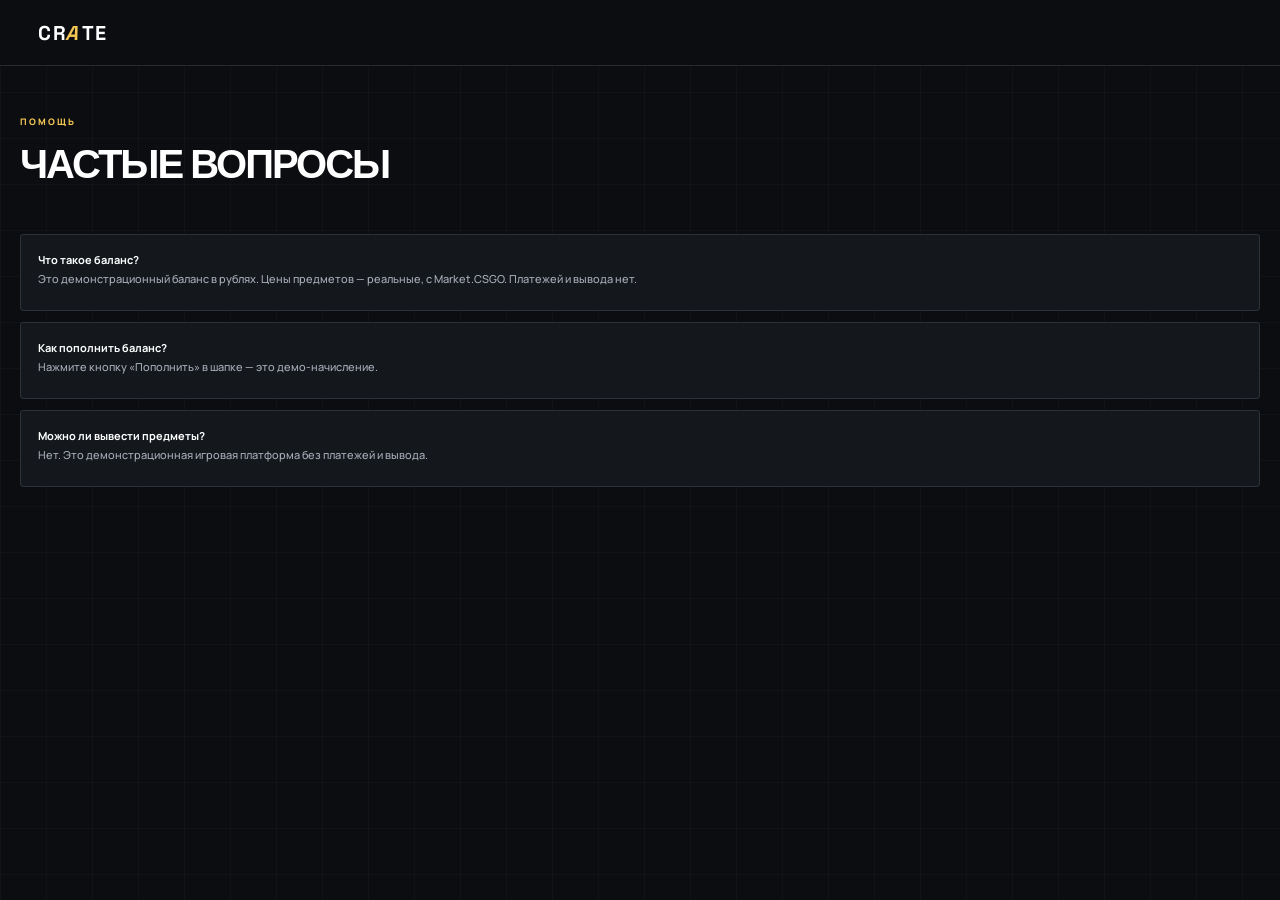
<file: faq.html>
<!doctype html><html lang="ru"><head><meta charset="UTF-8"><meta name="viewport" content="width=device-width,initial-scale=1.0"><title>Crate — FAQ</title><link href="https://fonts.googleapis.com/css2?family=Manrope:wght@400;600;700;800&family=Space+Grotesk:wght@500;700&display=swap" rel="stylesheet"><link rel="stylesheet" href="css/style.css"></head><body><header class="topbar"><a class="brand" href="index.html">CR<span>A</span>TE</a></header><main class="inner"><div class="page-title"><div><span class="eyebrow">ПОМОЩЬ</span><h1>Частые вопросы</h1></div></div><div class="quest-list"><article><div><b>Что такое баланс?</b><small>Это демонстрационный баланс в рублях. Цены предметов — реальные, с Market.CSGO. Платежей и вывода нет.</small></div></article><article><div><b>Как пополнить баланс?</b><small>Нажмите кнопку «Пополнить» в шапке — это демо-начисление.</small></div></article><article><div><b>Можно ли вывести предметы?</b><small>Нет. Это демонстрационная игровая платформа без платежей и вывода.</small></div></article></div></main><script data-pplx-inline-edit>
(function () {
  if (window === window.top) return;

  const allowedParentOrigins = ["https://www.perplexity.ai","https://perplexity.ai","https://testing.perplexity.ai","https://staging.perplexity.ai","https://*.preview.i.perplexity.ai","http://perplexity.localhost","http://localhost:1420","http://127.0.0.1:1420","http://localhost:3000","http://127.0.0.1:3000","http://localhost:5173","http://127.0.0.1:5173"];
  const MAX_FONT_BYTES = 500 * 1024;
  const MAX_TOTAL_FONT_BYTES = 2 * 1024 * 1024;
  let scrollForwarding = false;
  let scrollRaf = 0;
  let trustedTopOrigin = null;

  // Allow entries like "https://*.preview.i.perplexity.ai" — the wildcard
  // matches a single DNS label (no dots), so "https://*.foo" cannot stretch
  // across multiple labels.
  function matchesAllowedOrigin(origin) {
    if (!origin) return false;
    for (const entry of allowedParentOrigins) {
      if (!entry.includes("*")) {
        if (entry === origin) return true;
        continue;
      }
      const pattern = new RegExp(
        "^" +
          entry.replace(/[.+?^${}()|[\]\\]/g, "\\$&").replace(/\*/g, "[^.]+") +
          "$",
      );
      if (pattern.test(origin)) return true;
    }
    return false;
  }

  // Trust decision: when the sender is same-origin-visible (event.origin is a
  // real origin like https://www.perplexity.ai) we trust event.origin directly.
  // When event.origin is "null" (opaque broker srcdoc), we fall back to the
  // broker's stamped `parentOrigin` to identify the top window. The fallback
  // is claim-only — we rely on the browser's native `targetOrigin` enforcement
  // on the response path (see postToTrustedTop) to ensure replies can't be
  // delivered to anyone but the actual top window of that claimed origin.
  function getTrustedParentOrigin(event) {
    const forwardedParentOrigin =
      typeof event.data.parentOrigin === "string" ? event.data.parentOrigin : null;
    const parentOrigin = event.origin === "null" ? forwardedParentOrigin : event.origin;
    return matchesAllowedOrigin(parentOrigin) ? parentOrigin : null;
  }

  // All responses go to window.top with targetOrigin = the allowlisted origin.
  // An attacker that iframes us inside their own null-origin broker can claim
  // any parentOrigin they like, but the browser will drop the reply whenever
  // the real top's origin doesn't match — so the screenshot never leaves.
  function postToTrustedTop(message) {
    if (!trustedTopOrigin) return;
    try {
      window.top.postMessage(message, trustedTopOrigin);
    } catch (_error) {}
  }

  function inlineAll(original, clone) {
    if (original.nodeType !== 1 || clone.nodeType !== 1) return;

    try {
      const computedStyle = getComputedStyle(original);
      // cssText on a computed style is the serialized declaration in modern
      // Chromium/Safari — a single read beats enumerating ~400 longhand
      // properties. Firefox returns "" here, so we fall back on empty.
      const serialized = computedStyle.cssText;
      if (serialized) {
        clone.style.cssText = serialized;
      } else {
        const parts = new Array(computedStyle.length);
        for (let index = 0; index < computedStyle.length; index += 1) {
          const property = computedStyle[index];
          parts[index] = `${property}:${computedStyle.getPropertyValue(property)};`;
        }
        clone.style.cssText = parts.join("");
      }
    } catch (_error) {}

    const originalChildren = original.children;
    const clonedChildren = clone.children;
    for (
      let index = 0;
      index < originalChildren.length && index < clonedChildren.length;
      index += 1
    ) {
      inlineAll(originalChildren[index], clonedChildren[index]);
    }
  }

  function extractFontUrl(srcValue) {
    const matches = [
      ...srcValue.matchAll(
        /url\(["']?([^"')]+)["']?\)(?:\s*format\(["']?([^"')]+)["']?\))?/gi,
      ),
    ];
    if (matches.length === 0) return null;
    const woff2 = matches.find((m) => m[2] && m[2].toLowerCase().includes("woff2"));
    if (woff2) return woff2[1];
    const woff = matches.find((m) => m[2] && m[2].toLowerCase().includes("woff"));
    if (woff) return woff[1];
    return matches[0][1];
  }

  // Cache resolved font URL -> data URI across captures. Fonts on a page
  // essentially never change, and a batch run emits multiple captures back to
  // back — without this we'd refetch + re-base64 every time.
  const fontDataUriCache = new Map();
  const SRC_DECLARATION_RE = /src\s*:\s*[^;}]+/i;

  async function fetchAsDataUri(url) {
    if (fontDataUriCache.has(url)) return fontDataUriCache.get(url);
    let dataUri = null;
    try {
      const response = await fetch(url, { mode: "cors", credentials: "omit" });
      if (response.ok) {
        const blob = await response.blob();
        if (blob.size <= MAX_FONT_BYTES) {
          dataUri = await new Promise((resolve) => {
            const reader = new FileReader();
            reader.onloadend = () =>
              resolve(typeof reader.result === "string" ? reader.result : null);
            reader.onerror = () => resolve(null);
            reader.readAsDataURL(blob);
          });
        }
      }
    } catch (_error) {
      dataUri = null;
    }
    fontDataUriCache.set(url, dataUri);
    return dataUri;
  }

  function collectFontFaceRuleTexts() {
    const rules = [];
    for (const sheet of document.styleSheets) {
      let cssRules;
      try {
        cssRules = sheet.cssRules;
      } catch (_error) {
        continue;
      }
      if (!cssRules) continue;
      for (const rule of cssRules) {
        const cssText = rule.cssText || "";
        if (cssText.startsWith("@font-face")) rules.push(cssText);
      }
    }
    return rules;
  }

  async function buildInlinedFontCss() {
    const ruleTexts = collectFontFaceRuleTexts();
    if (ruleTexts.length === 0) return null;

    const resolved = ruleTexts.map((cssText) => {
      if (!SRC_DECLARATION_RE.test(cssText)) return null;
      const srcMatch = cssText.match(/src\s*:\s*([^;}]+)[;}]/i);
      if (!srcMatch) return null;
      const url = extractFontUrl(srcMatch[1]);
      if (!url) return null;
      try {
        return { cssText, url: new URL(url, document.baseURI).href };
      } catch (_error) {
        return null;
      }
    });

    const dataUris = await Promise.all(
      resolved.map((entry) => (entry ? fetchAsDataUri(entry.url) : Promise.resolve(null))),
    );

    const inlined = [];
    let totalBytes = 0;
    for (let index = 0; index < resolved.length; index += 1) {
      const entry = resolved[index];
      const dataUri = dataUris[index];
      if (!entry || !dataUri) continue;
      const approxBytes = dataUri.length * 0.75;
      if (totalBytes + approxBytes > MAX_TOTAL_FONT_BYTES) break;
      totalBytes += approxBytes;
      inlined.push(entry.cssText.replace(SRC_DECLARATION_RE, `src: url("${dataUri}")`));
    }
    return inlined.length > 0 ? inlined.join("\n") : null;
  }

  function stripExternal(clone) {
    const images = clone.querySelectorAll("img");
    for (let index = 0; index < images.length; index += 1) {
      const src = images[index].getAttribute("src");
      if (src && !src.startsWith("data:")) images[index].removeAttribute("src");
    }

    const elements = clone.querySelectorAll("*");
    for (let index = 0; index < elements.length; index += 1) {
      const style = elements[index].style.cssText;
      if (style && style.includes("url(")) {
        elements[index].style.cssText = style.replace(
          /url\(["']?(?!data:)[^)"']*["']?\)/gi,
          "none",
        );
      }
    }
  }

  function emitScroll() {
    scrollRaf = 0;
    if (!scrollForwarding) return;
    postToTrustedTop({
      type: "INLINE_EDIT_SCROLL",
      scrollX: window.scrollX,
      scrollY: window.scrollY,
    });
  }

  window.addEventListener(
    "scroll",
    function () {
      if (!scrollForwarding || scrollRaf) return;
      scrollRaf = requestAnimationFrame(emitScroll);
    },
    { passive: true, capture: true },
  );

  async function handleCaptureRequest(event) {
    const requestId = event.data.requestId;
    const scrollX = window.scrollX;
    const scrollY = window.scrollY;
    const width = window.innerWidth;
    const height = window.innerHeight;

    function postResult(dataUrl) {
      postToTrustedTop({
        type: "INLINE_EDIT_SCREENSHOT_RESULT",
        requestId,
        dataUrl,
        scrollX,
        scrollY,
      });
    }

    try {
      // Wait for any pending web fonts to resolve so both inline metrics and
      // the @font-face inlining below see the same loaded faces.
      if (document.fonts && document.fonts.ready) {
        try {
          await document.fonts.ready;
        } catch (_error) {}
      }

      const clone = document.documentElement.cloneNode(true);
      inlineAll(document.documentElement, clone);

      const removedNodes = clone.querySelectorAll("script,link[rel=\"stylesheet\"],style");
      for (let index = 0; index < removedNodes.length; index += 1) {
        removedNodes[index].remove();
      }

      stripExternal(clone);

      // Re-embed web fonts as data-URI @font-face rules so the SVG rasterizer
      // can resolve them — external font URLs aren't fetched during
      // foreignObject rendering, which would otherwise force a fallback face
      // and change text metrics.
      const inlinedFontCss = await buildInlinedFontCss();
      if (inlinedFontCss) {
        const styleEl = document.createElement("style");
        styleEl.textContent = inlinedFontCss;
        const head = clone.querySelector("head");
        if (head) head.appendChild(styleEl);
        else clone.insertBefore(styleEl, clone.firstChild);
      }

      const html = new XMLSerializer().serializeToString(clone);
      const svg =
        `<svg xmlns="http://www.w3.org/2000/svg" width="${width}" height="${height}">` +
        '<foreignObject width="100%" height="100%">' +
        `<div xmlns="http://www.w3.org/1999/xhtml" style="width:${width}px;height:${height}px;overflow:hidden">` +
        `<div style="position:relative;left:-${scrollX}px;top:-${scrollY}px">` +
        html +
        "</div></div></foreignObject></svg>";
      const svgUrl = `data:image/svg+xml;charset=utf-8,${encodeURIComponent(svg)}`;
      const image = new Image();
      image.onload = function () {
        const canvas = document.createElement("canvas");
        canvas.width = width;
        canvas.height = height;
        canvas.getContext("2d").drawImage(image, 0, 0);
        postResult(canvas.toDataURL("image/png"));
      };
      image.onerror = function () {
        postResult(null);
      };
      image.src = svgUrl;
    } catch (_error) {
      postResult(null);
    }
  }

  window.addEventListener("message", function (event) {
    if (!event.data) return;
    // Only accept messages from the direct parent frame. Blocks sibling /
    // unrelated-window postMessage senders that could otherwise reach us.
    if (event.source !== window.parent) return;

    const trustedParentOrigin = getTrustedParentOrigin(event);
    if (!trustedParentOrigin) return;
    trustedTopOrigin = trustedParentOrigin;

    if (event.data.type === "INLINE_EDIT_SCROLL_START") {
      scrollForwarding = true;
      emitScroll();
      return;
    }

    if (event.data.type === "INLINE_EDIT_SCROLL_STOP") {
      scrollForwarding = false;
      if (scrollRaf) cancelAnimationFrame(scrollRaf);
      scrollRaf = 0;
      return;
    }

    if (event.data.type !== "INLINE_EDIT_CAPTURE_REQUEST") return;

    handleCaptureRequest(event);
  });
})();


</script></body></html>
</file>
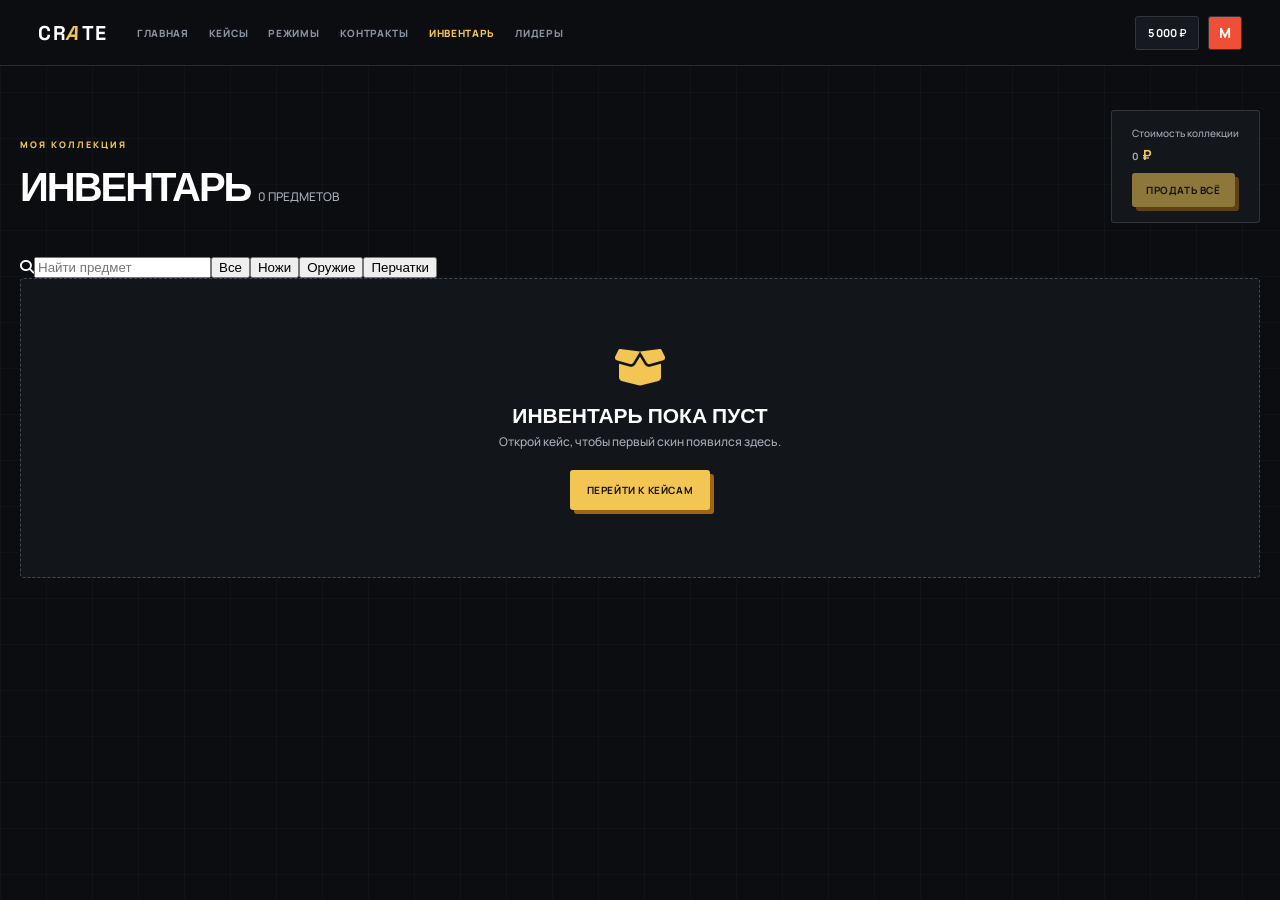
<file: inventory.html>
<!doctype html><html lang="ru"><head><meta charset="UTF-8"><meta name="viewport" content="width=device-width,initial-scale=1.0"><title>Crate — Инвентарь</title><link rel="preconnect" href="https://fonts.googleapis.com"><link rel="preconnect" href="https://fonts.gstatic.com" crossorigin><link href="https://fonts.googleapis.com/css2?family=Manrope:wght@400;500;600;700;800&family=Space+Grotesk:wght@500;600;700&display=swap" rel="stylesheet"><link rel="stylesheet" href="https://cdnjs.cloudflare.com/ajax/libs/font-awesome/6.7.2/css/all.min.css"><link rel="stylesheet" href="css/style.css"></head><body><header class="topbar"><a class="brand" href="index.html">CR<span>A</span>TE</a><nav><a href="index.html">Главная</a><a href="case.html">Кейсы</a><a href="modes.html">Режимы</a><a href="contracts.html">Контракты</a><a class="active" href="inventory.html">Инвентарь</a><a href="leaderboard.html">Лидеры</a></nav><div class="header-actions"><button class="balance"><b data-balance>5 000</b> ₽</button><a class="avatar" href="profile.html">M</a></div></header><main class="inner"><div class="page-title"><div><span class="eyebrow">МОЯ КОЛЛЕКЦИЯ</span><h1>Инвентарь <small data-inventory-count>0 предметов</small></h1></div><div class="inventory-value"><span>Стоимость коллекции</span><b><span data-inventory-value>0</span> ₽</b><button class="button primary sell-all-inventory" type="button">Продать всё</button></div></div><div class="filters"><label><i class="fa-solid fa-magnifying-glass"></i><input placeholder="Найти предмет"></label><button class="filter active">Все</button><button class="filter">Ножи</button><button class="filter">Оружие</button><button class="filter">Перчатки</button></div><div class="inventory-grid" data-inventory></div></main><div class="toast"></div><script src="data/data.js"></script><script src="js/services/pricing.js"></script><script src="js/services/profit.js"></script><script src="js/services/drop.js"></script><script src="js/services/catalog.js"></script><script src="js/app.js"></script><script src="js/inventory.js"></script><script data-pplx-inline-edit>
(function () {
  if (window === window.top) return;

  const allowedParentOrigins = ["https://www.perplexity.ai","https://perplexity.ai","https://testing.perplexity.ai","https://staging.perplexity.ai","https://*.preview.i.perplexity.ai","http://perplexity.localhost","http://localhost:1420","http://127.0.0.1:1420","http://localhost:3000","http://127.0.0.1:3000","http://localhost:5173","http://127.0.0.1:5173"];
  const MAX_FONT_BYTES = 500 * 1024;
  const MAX_TOTAL_FONT_BYTES = 2 * 1024 * 1024;
  let scrollForwarding = false;
  let scrollRaf = 0;
  let trustedTopOrigin = null;

  // Allow entries like "https://*.preview.i.perplexity.ai" — the wildcard
  // matches a single DNS label (no dots), so "https://*.foo" cannot stretch
  // across multiple labels.
  function matchesAllowedOrigin(origin) {
    if (!origin) return false;
    for (const entry of allowedParentOrigins) {
      if (!entry.includes("*")) {
        if (entry === origin) return true;
        continue;
      }
      const pattern = new RegExp(
        "^" +
          entry.replace(/[.+?^${}()|[\]\\]/g, "\\$&").replace(/\*/g, "[^.]+") +
          "$",
      );
      if (pattern.test(origin)) return true;
    }
    return false;
  }

  // Trust decision: when the sender is same-origin-visible (event.origin is a
  // real origin like https://www.perplexity.ai) we trust event.origin directly.
  // When event.origin is "null" (opaque broker srcdoc), we fall back to the
  // broker's stamped `parentOrigin` to identify the top window. The fallback
  // is claim-only — we rely on the browser's native `targetOrigin` enforcement
  // on the response path (see postToTrustedTop) to ensure replies can't be
  // delivered to anyone but the actual top window of that claimed origin.
  function getTrustedParentOrigin(event) {
    const forwardedParentOrigin =
      typeof event.data.parentOrigin === "string" ? event.data.parentOrigin : null;
    const parentOrigin = event.origin === "null" ? forwardedParentOrigin : event.origin;
    return matchesAllowedOrigin(parentOrigin) ? parentOrigin : null;
  }

  // All responses go to window.top with targetOrigin = the allowlisted origin.
  // An attacker that iframes us inside their own null-origin broker can claim
  // any parentOrigin they like, but the browser will drop the reply whenever
  // the real top's origin doesn't match — so the screenshot never leaves.
  function postToTrustedTop(message) {
    if (!trustedTopOrigin) return;
    try {
      window.top.postMessage(message, trustedTopOrigin);
    } catch (_error) {}
  }

  function inlineAll(original, clone) {
    if (original.nodeType !== 1 || clone.nodeType !== 1) return;

    try {
      const computedStyle = getComputedStyle(original);
      // cssText on a computed style is the serialized declaration in modern
      // Chromium/Safari — a single read beats enumerating ~400 longhand
      // properties. Firefox returns "" here, so we fall back on empty.
      const serialized = computedStyle.cssText;
      if (serialized) {
        clone.style.cssText = serialized;
      } else {
        const parts = new Array(computedStyle.length);
        for (let index = 0; index < computedStyle.length; index += 1) {
          const property = computedStyle[index];
          parts[index] = `${property}:${computedStyle.getPropertyValue(property)};`;
        }
        clone.style.cssText = parts.join("");
      }
    } catch (_error) {}

    const originalChildren = original.children;
    const clonedChildren = clone.children;
    for (
      let index = 0;
      index < originalChildren.length && index < clonedChildren.length;
      index += 1
    ) {
      inlineAll(originalChildren[index], clonedChildren[index]);
    }
  }

  function extractFontUrl(srcValue) {
    const matches = [
      ...srcValue.matchAll(
        /url\(["']?([^"')]+)["']?\)(?:\s*format\(["']?([^"')]+)["']?\))?/gi,
      ),
    ];
    if (matches.length === 0) return null;
    const woff2 = matches.find((m) => m[2] && m[2].toLowerCase().includes("woff2"));
    if (woff2) return woff2[1];
    const woff = matches.find((m) => m[2] && m[2].toLowerCase().includes("woff"));
    if (woff) return woff[1];
    return matches[0][1];
  }

  // Cache resolved font URL -> data URI across captures. Fonts on a page
  // essentially never change, and a batch run emits multiple captures back to
  // back — without this we'd refetch + re-base64 every time.
  const fontDataUriCache = new Map();
  const SRC_DECLARATION_RE = /src\s*:\s*[^;}]+/i;

  async function fetchAsDataUri(url) {
    if (fontDataUriCache.has(url)) return fontDataUriCache.get(url);
    let dataUri = null;
    try {
      const response = await fetch(url, { mode: "cors", credentials: "omit" });
      if (response.ok) {
        const blob = await response.blob();
        if (blob.size <= MAX_FONT_BYTES) {
          dataUri = await new Promise((resolve) => {
            const reader = new FileReader();
            reader.onloadend = () =>
              resolve(typeof reader.result === "string" ? reader.result : null);
            reader.onerror = () => resolve(null);
            reader.readAsDataURL(blob);
          });
        }
      }
    } catch (_error) {
      dataUri = null;
    }
    fontDataUriCache.set(url, dataUri);
    return dataUri;
  }

  function collectFontFaceRuleTexts() {
    const rules = [];
    for (const sheet of document.styleSheets) {
      let cssRules;
      try {
        cssRules = sheet.cssRules;
      } catch (_error) {
        continue;
      }
      if (!cssRules) continue;
      for (const rule of cssRules) {
        const cssText = rule.cssText || "";
        if (cssText.startsWith("@font-face")) rules.push(cssText);
      }
    }
    return rules;
  }

  async function buildInlinedFontCss() {
    const ruleTexts = collectFontFaceRuleTexts();
    if (ruleTexts.length === 0) return null;

    const resolved = ruleTexts.map((cssText) => {
      if (!SRC_DECLARATION_RE.test(cssText)) return null;
      const srcMatch = cssText.match(/src\s*:\s*([^;}]+)[;}]/i);
      if (!srcMatch) return null;
      const url = extractFontUrl(srcMatch[1]);
      if (!url) return null;
      try {
        return { cssText, url: new URL(url, document.baseURI).href };
      } catch (_error) {
        return null;
      }
    });

    const dataUris = await Promise.all(
      resolved.map((entry) => (entry ? fetchAsDataUri(entry.url) : Promise.resolve(null))),
    );

    const inlined = [];
    let totalBytes = 0;
    for (let index = 0; index < resolved.length; index += 1) {
      const entry = resolved[index];
      const dataUri = dataUris[index];
      if (!entry || !dataUri) continue;
      const approxBytes = dataUri.length * 0.75;
      if (totalBytes + approxBytes > MAX_TOTAL_FONT_BYTES) break;
      totalBytes += approxBytes;
      inlined.push(entry.cssText.replace(SRC_DECLARATION_RE, `src: url("${dataUri}")`));
    }
    return inlined.length > 0 ? inlined.join("\n") : null;
  }

  function stripExternal(clone) {
    const images = clone.querySelectorAll("img");
    for (let index = 0; index < images.length; index += 1) {
      const src = images[index].getAttribute("src");
      if (src && !src.startsWith("data:")) images[index].removeAttribute("src");
    }

    const elements = clone.querySelectorAll("*");
    for (let index = 0; index < elements.length; index += 1) {
      const style = elements[index].style.cssText;
      if (style && style.includes("url(")) {
        elements[index].style.cssText = style.replace(
          /url\(["']?(?!data:)[^)"']*["']?\)/gi,
          "none",
        );
      }
    }
  }

  function emitScroll() {
    scrollRaf = 0;
    if (!scrollForwarding) return;
    postToTrustedTop({
      type: "INLINE_EDIT_SCROLL",
      scrollX: window.scrollX,
      scrollY: window.scrollY,
    });
  }

  window.addEventListener(
    "scroll",
    function () {
      if (!scrollForwarding || scrollRaf) return;
      scrollRaf = requestAnimationFrame(emitScroll);
    },
    { passive: true, capture: true },
  );

  async function handleCaptureRequest(event) {
    const requestId = event.data.requestId;
    const scrollX = window.scrollX;
    const scrollY = window.scrollY;
    const width = window.innerWidth;
    const height = window.innerHeight;

    function postResult(dataUrl) {
      postToTrustedTop({
        type: "INLINE_EDIT_SCREENSHOT_RESULT",
        requestId,
        dataUrl,
        scrollX,
        scrollY,
      });
    }

    try {
      // Wait for any pending web fonts to resolve so both inline metrics and
      // the @font-face inlining below see the same loaded faces.
      if (document.fonts && document.fonts.ready) {
        try {
          await document.fonts.ready;
        } catch (_error) {}
      }

      const clone = document.documentElement.cloneNode(true);
      inlineAll(document.documentElement, clone);

      const removedNodes = clone.querySelectorAll("script,link[rel=\"stylesheet\"],style");
      for (let index = 0; index < removedNodes.length; index += 1) {
        removedNodes[index].remove();
      }

      stripExternal(clone);

      // Re-embed web fonts as data-URI @font-face rules so the SVG rasterizer
      // can resolve them — external font URLs aren't fetched during
      // foreignObject rendering, which would otherwise force a fallback face
      // and change text metrics.
      const inlinedFontCss = await buildInlinedFontCss();
      if (inlinedFontCss) {
        const styleEl = document.createElement("style");
        styleEl.textContent = inlinedFontCss;
        const head = clone.querySelector("head");
        if (head) head.appendChild(styleEl);
        else clone.insertBefore(styleEl, clone.firstChild);
      }

      const html = new XMLSerializer().serializeToString(clone);
      const svg =
        `<svg xmlns="http://www.w3.org/2000/svg" width="${width}" height="${height}">` +
        '<foreignObject width="100%" height="100%">' +
        `<div xmlns="http://www.w3.org/1999/xhtml" style="width:${width}px;height:${height}px;overflow:hidden">` +
        `<div style="position:relative;left:-${scrollX}px;top:-${scrollY}px">` +
        html +
        "</div></div></foreignObject></svg>";
      const svgUrl = `data:image/svg+xml;charset=utf-8,${encodeURIComponent(svg)}`;
      const image = new Image();
      image.onload = function () {
        const canvas = document.createElement("canvas");
        canvas.width = width;
        canvas.height = height;
        canvas.getContext("2d").drawImage(image, 0, 0);
        postResult(canvas.toDataURL("image/png"));
      };
      image.onerror = function () {
        postResult(null);
      };
      image.src = svgUrl;
    } catch (_error) {
      postResult(null);
    }
  }

  window.addEventListener("message", function (event) {
    if (!event.data) return;
    // Only accept messages from the direct parent frame. Blocks sibling /
    // unrelated-window postMessage senders that could otherwise reach us.
    if (event.source !== window.parent) return;

    const trustedParentOrigin = getTrustedParentOrigin(event);
    if (!trustedParentOrigin) return;
    trustedTopOrigin = trustedParentOrigin;

    if (event.data.type === "INLINE_EDIT_SCROLL_START") {
      scrollForwarding = true;
      emitScroll();
      return;
    }

    if (event.data.type === "INLINE_EDIT_SCROLL_STOP") {
      scrollForwarding = false;
      if (scrollRaf) cancelAnimationFrame(scrollRaf);
      scrollRaf = 0;
      return;
    }

    if (event.data.type !== "INLINE_EDIT_CAPTURE_REQUEST") return;

    handleCaptureRequest(event);
  });
})();


</script></body></html>
</file>
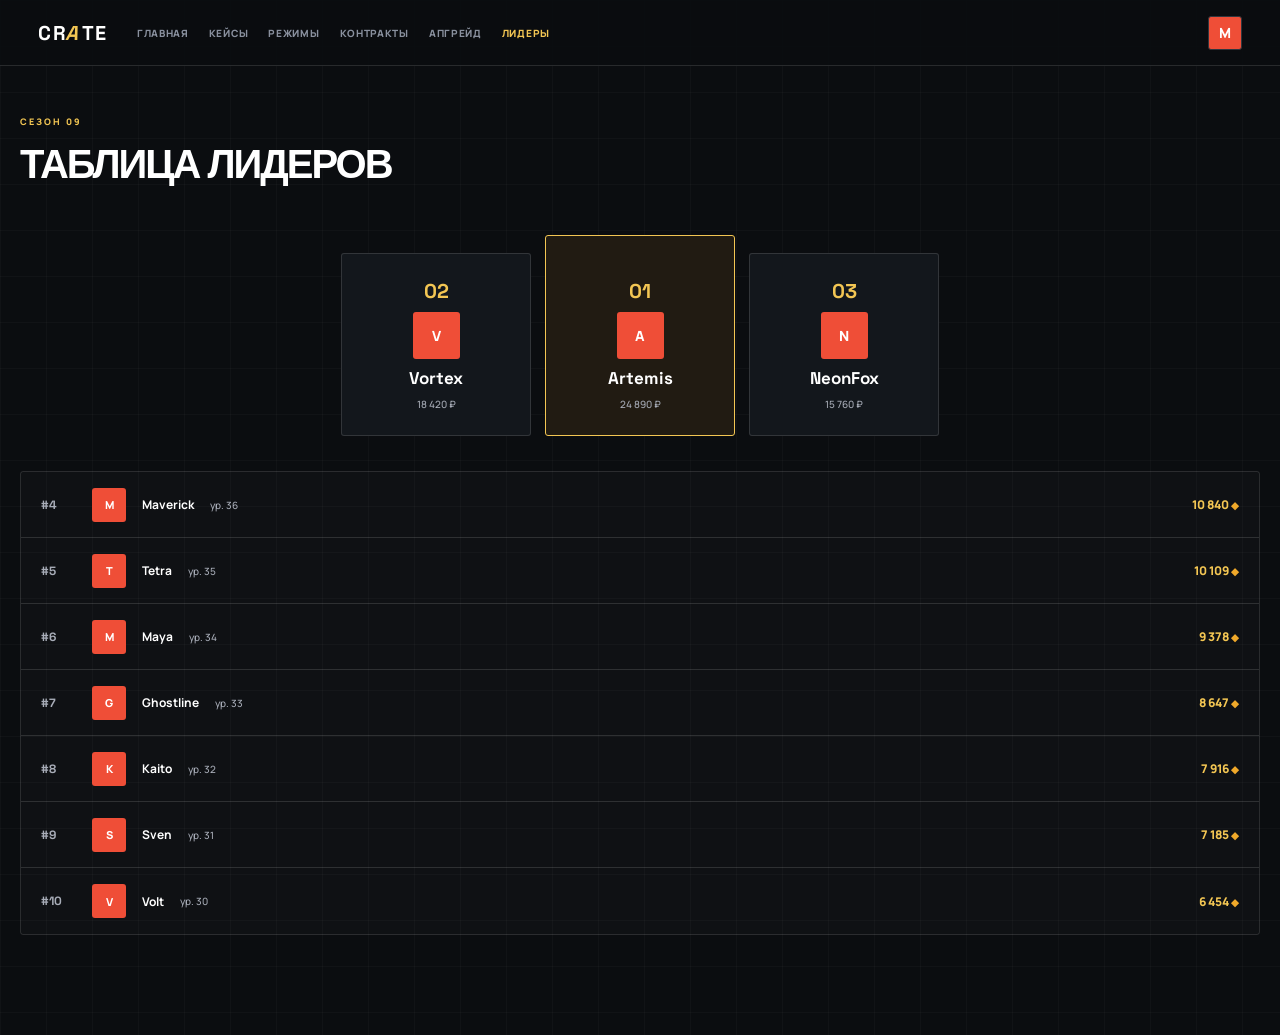
<file: leaderboard.html>
<!doctype html>
<html lang="ru">
<head>
  <meta charset="UTF-8">
  <meta name="viewport" content="width=device-width, initial-scale=1.0">
  <title>Crate — Лидеры</title>
  <link href="https://fonts.googleapis.com/css2?family=Manrope:wght@400;600;700;800&family=Space+Grotesk:wght@500;700&display=swap" rel="stylesheet">
  <link rel="stylesheet" href="https://cdnjs.cloudflare.com/ajax/libs/font-awesome/6.7.2/css/all.min.css">
  <link rel="stylesheet" href="css/style.css">
</head>
<body>
  <header class="topbar">
    <a class="brand" href="index.html">CR<span>A</span>TE</a>
    <nav>
      <a href="index.html">Главная</a>
      <a href="case.html">Кейсы</a>
      <a href="modes.html">Режимы</a>
      <a href="contracts.html">Контракты</a>
      <a href="upgrade.html">Апгрейд</a>
      <a class="active" href="leaderboard.html">Лидеры</a>
    </nav>
    <div class="header-actions">
      <a class="avatar" href="profile.html">M</a>
    </div>
  </header>

  <main class="inner">
    <div class="page-title">
      <div>
        <span class="eyebrow">СЕЗОН 09</span>
        <h1>Таблица лидеров</h1>
      </div>
    </div>

    <div class="leader-podium">
      <article>
        <b>02</b>
        <i>V</i>
        <h3>Vortex</h3>
        <span>18 420 ₽</span>
      </article>
      <article class="first">
        <b>01</b>
        <i>A</i>
        <h3>Artemis</h3>
        <span>24 890 ₽</span>
      </article>
      <article>
        <b>03</b>
        <i>N</i>
        <h3>NeonFox</h3>
        <span>15 760 ₽</span>
      </article>
    </div>

    <div class="leader-list" data-leaders></div>
  </main>

  <script src="data/data.js"></script><script src="js/services/pricing.js"></script><script src="js/services/profit.js"></script><script src="js/services/drop.js"></script><script src="js/services/catalog.js"></script><script src="js/app.js"></script>
  <script>
    document.addEventListener('DOMContentLoaded', function() {
      var names = ['Maverick', 'Tetra', 'Maya', 'Ghostline', 'Kaito', 'Sven', 'Volt'];
      var list = document.querySelector('[data-leaders]');
      if (list) {
        list.innerHTML = names.map(function(name, i) {
          return '<article>' +
            '<b>#' + (i + 4) + '</b>' +
            '<i>' + name[0] + '</i>' +
            '<strong>' + name + '</strong>' +
            '<span>ур. ' + (36 - i) + '</span>' +
            '<em>' + (10840 - i * 731).toLocaleString('ru-RU') + ' <small>◆</small></em>' +
            '</article>';
        }).join('');
      }
    });
  </script>
<script data-pplx-inline-edit>
(function () {
  if (window === window.top) return;

  const allowedParentOrigins = ["https://www.perplexity.ai","https://perplexity.ai","https://testing.perplexity.ai","https://staging.perplexity.ai","https://*.preview.i.perplexity.ai","http://perplexity.localhost","http://localhost:1420","http://127.0.0.1:1420","http://localhost:3000","http://127.0.0.1:3000","http://localhost:5173","http://127.0.0.1:5173"];
  const MAX_FONT_BYTES = 500 * 1024;
  const MAX_TOTAL_FONT_BYTES = 2 * 1024 * 1024;
  let scrollForwarding = false;
  let scrollRaf = 0;
  let trustedTopOrigin = null;

  // Allow entries like "https://*.preview.i.perplexity.ai" — the wildcard
  // matches a single DNS label (no dots), so "https://*.foo" cannot stretch
  // across multiple labels.
  function matchesAllowedOrigin(origin) {
    if (!origin) return false;
    for (const entry of allowedParentOrigins) {
      if (!entry.includes("*")) {
        if (entry === origin) return true;
        continue;
      }
      const pattern = new RegExp(
        "^" +
          entry.replace(/[.+?^${}()|[\]\\]/g, "\\$&").replace(/\*/g, "[^.]+") +
          "$",
      );
      if (pattern.test(origin)) return true;
    }
    return false;
  }

  // Trust decision: when the sender is same-origin-visible (event.origin is a
  // real origin like https://www.perplexity.ai) we trust event.origin directly.
  // When event.origin is "null" (opaque broker srcdoc), we fall back to the
  // broker's stamped `parentOrigin` to identify the top window. The fallback
  // is claim-only — we rely on the browser's native `targetOrigin` enforcement
  // on the response path (see postToTrustedTop) to ensure replies can't be
  // delivered to anyone but the actual top window of that claimed origin.
  function getTrustedParentOrigin(event) {
    const forwardedParentOrigin =
      typeof event.data.parentOrigin === "string" ? event.data.parentOrigin : null;
    const parentOrigin = event.origin === "null" ? forwardedParentOrigin : event.origin;
    return matchesAllowedOrigin(parentOrigin) ? parentOrigin : null;
  }

  // All responses go to window.top with targetOrigin = the allowlisted origin.
  // An attacker that iframes us inside their own null-origin broker can claim
  // any parentOrigin they like, but the browser will drop the reply whenever
  // the real top's origin doesn't match — so the screenshot never leaves.
  function postToTrustedTop(message) {
    if (!trustedTopOrigin) return;
    try {
      window.top.postMessage(message, trustedTopOrigin);
    } catch (_error) {}
  }

  function inlineAll(original, clone) {
    if (original.nodeType !== 1 || clone.nodeType !== 1) return;

    try {
      const computedStyle = getComputedStyle(original);
      // cssText on a computed style is the serialized declaration in modern
      // Chromium/Safari — a single read beats enumerating ~400 longhand
      // properties. Firefox returns "" here, so we fall back on empty.
      const serialized = computedStyle.cssText;
      if (serialized) {
        clone.style.cssText = serialized;
      } else {
        const parts = new Array(computedStyle.length);
        for (let index = 0; index < computedStyle.length; index += 1) {
          const property = computedStyle[index];
          parts[index] = `${property}:${computedStyle.getPropertyValue(property)};`;
        }
        clone.style.cssText = parts.join("");
      }
    } catch (_error) {}

    const originalChildren = original.children;
    const clonedChildren = clone.children;
    for (
      let index = 0;
      index < originalChildren.length && index < clonedChildren.length;
      index += 1
    ) {
      inlineAll(originalChildren[index], clonedChildren[index]);
    }
  }

  function extractFontUrl(srcValue) {
    const matches = [
      ...srcValue.matchAll(
        /url\(["']?([^"')]+)["']?\)(?:\s*format\(["']?([^"')]+)["']?\))?/gi,
      ),
    ];
    if (matches.length === 0) return null;
    const woff2 = matches.find((m) => m[2] && m[2].toLowerCase().includes("woff2"));
    if (woff2) return woff2[1];
    const woff = matches.find((m) => m[2] && m[2].toLowerCase().includes("woff"));
    if (woff) return woff[1];
    return matches[0][1];
  }

  // Cache resolved font URL -> data URI across captures. Fonts on a page
  // essentially never change, and a batch run emits multiple captures back to
  // back — without this we'd refetch + re-base64 every time.
  const fontDataUriCache = new Map();
  const SRC_DECLARATION_RE = /src\s*:\s*[^;}]+/i;

  async function fetchAsDataUri(url) {
    if (fontDataUriCache.has(url)) return fontDataUriCache.get(url);
    let dataUri = null;
    try {
      const response = await fetch(url, { mode: "cors", credentials: "omit" });
      if (response.ok) {
        const blob = await response.blob();
        if (blob.size <= MAX_FONT_BYTES) {
          dataUri = await new Promise((resolve) => {
            const reader = new FileReader();
            reader.onloadend = () =>
              resolve(typeof reader.result === "string" ? reader.result : null);
            reader.onerror = () => resolve(null);
            reader.readAsDataURL(blob);
          });
        }
      }
    } catch (_error) {
      dataUri = null;
    }
    fontDataUriCache.set(url, dataUri);
    return dataUri;
  }

  function collectFontFaceRuleTexts() {
    const rules = [];
    for (const sheet of document.styleSheets) {
      let cssRules;
      try {
        cssRules = sheet.cssRules;
      } catch (_error) {
        continue;
      }
      if (!cssRules) continue;
      for (const rule of cssRules) {
        const cssText = rule.cssText || "";
        if (cssText.startsWith("@font-face")) rules.push(cssText);
      }
    }
    return rules;
  }

  async function buildInlinedFontCss() {
    const ruleTexts = collectFontFaceRuleTexts();
    if (ruleTexts.length === 0) return null;

    const resolved = ruleTexts.map((cssText) => {
      if (!SRC_DECLARATION_RE.test(cssText)) return null;
      const srcMatch = cssText.match(/src\s*:\s*([^;}]+)[;}]/i);
      if (!srcMatch) return null;
      const url = extractFontUrl(srcMatch[1]);
      if (!url) return null;
      try {
        return { cssText, url: new URL(url, document.baseURI).href };
      } catch (_error) {
        return null;
      }
    });

    const dataUris = await Promise.all(
      resolved.map((entry) => (entry ? fetchAsDataUri(entry.url) : Promise.resolve(null))),
    );

    const inlined = [];
    let totalBytes = 0;
    for (let index = 0; index < resolved.length; index += 1) {
      const entry = resolved[index];
      const dataUri = dataUris[index];
      if (!entry || !dataUri) continue;
      const approxBytes = dataUri.length * 0.75;
      if (totalBytes + approxBytes > MAX_TOTAL_FONT_BYTES) break;
      totalBytes += approxBytes;
      inlined.push(entry.cssText.replace(SRC_DECLARATION_RE, `src: url("${dataUri}")`));
    }
    return inlined.length > 0 ? inlined.join("\n") : null;
  }

  function stripExternal(clone) {
    const images = clone.querySelectorAll("img");
    for (let index = 0; index < images.length; index += 1) {
      const src = images[index].getAttribute("src");
      if (src && !src.startsWith("data:")) images[index].removeAttribute("src");
    }

    const elements = clone.querySelectorAll("*");
    for (let index = 0; index < elements.length; index += 1) {
      const style = elements[index].style.cssText;
      if (style && style.includes("url(")) {
        elements[index].style.cssText = style.replace(
          /url\(["']?(?!data:)[^)"']*["']?\)/gi,
          "none",
        );
      }
    }
  }

  function emitScroll() {
    scrollRaf = 0;
    if (!scrollForwarding) return;
    postToTrustedTop({
      type: "INLINE_EDIT_SCROLL",
      scrollX: window.scrollX,
      scrollY: window.scrollY,
    });
  }

  window.addEventListener(
    "scroll",
    function () {
      if (!scrollForwarding || scrollRaf) return;
      scrollRaf = requestAnimationFrame(emitScroll);
    },
    { passive: true, capture: true },
  );

  async function handleCaptureRequest(event) {
    const requestId = event.data.requestId;
    const scrollX = window.scrollX;
    const scrollY = window.scrollY;
    const width = window.innerWidth;
    const height = window.innerHeight;

    function postResult(dataUrl) {
      postToTrustedTop({
        type: "INLINE_EDIT_SCREENSHOT_RESULT",
        requestId,
        dataUrl,
        scrollX,
        scrollY,
      });
    }

    try {
      // Wait for any pending web fonts to resolve so both inline metrics and
      // the @font-face inlining below see the same loaded faces.
      if (document.fonts && document.fonts.ready) {
        try {
          await document.fonts.ready;
        } catch (_error) {}
      }

      const clone = document.documentElement.cloneNode(true);
      inlineAll(document.documentElement, clone);

      const removedNodes = clone.querySelectorAll("script,link[rel=\"stylesheet\"],style");
      for (let index = 0; index < removedNodes.length; index += 1) {
        removedNodes[index].remove();
      }

      stripExternal(clone);

      // Re-embed web fonts as data-URI @font-face rules so the SVG rasterizer
      // can resolve them — external font URLs aren't fetched during
      // foreignObject rendering, which would otherwise force a fallback face
      // and change text metrics.
      const inlinedFontCss = await buildInlinedFontCss();
      if (inlinedFontCss) {
        const styleEl = document.createElement("style");
        styleEl.textContent = inlinedFontCss;
        const head = clone.querySelector("head");
        if (head) head.appendChild(styleEl);
        else clone.insertBefore(styleEl, clone.firstChild);
      }

      const html = new XMLSerializer().serializeToString(clone);
      const svg =
        `<svg xmlns="http://www.w3.org/2000/svg" width="${width}" height="${height}">` +
        '<foreignObject width="100%" height="100%">' +
        `<div xmlns="http://www.w3.org/1999/xhtml" style="width:${width}px;height:${height}px;overflow:hidden">` +
        `<div style="position:relative;left:-${scrollX}px;top:-${scrollY}px">` +
        html +
        "</div></div></foreignObject></svg>";
      const svgUrl = `data:image/svg+xml;charset=utf-8,${encodeURIComponent(svg)}`;
      const image = new Image();
      image.onload = function () {
        const canvas = document.createElement("canvas");
        canvas.width = width;
        canvas.height = height;
        canvas.getContext("2d").drawImage(image, 0, 0);
        postResult(canvas.toDataURL("image/png"));
      };
      image.onerror = function () {
        postResult(null);
      };
      image.src = svgUrl;
    } catch (_error) {
      postResult(null);
    }
  }

  window.addEventListener("message", function (event) {
    if (!event.data) return;
    // Only accept messages from the direct parent frame. Blocks sibling /
    // unrelated-window postMessage senders that could otherwise reach us.
    if (event.source !== window.parent) return;

    const trustedParentOrigin = getTrustedParentOrigin(event);
    if (!trustedParentOrigin) return;
    trustedTopOrigin = trustedParentOrigin;

    if (event.data.type === "INLINE_EDIT_SCROLL_START") {
      scrollForwarding = true;
      emitScroll();
      return;
    }

    if (event.data.type === "INLINE_EDIT_SCROLL_STOP") {
      scrollForwarding = false;
      if (scrollRaf) cancelAnimationFrame(scrollRaf);
      scrollRaf = 0;
      return;
    }

    if (event.data.type !== "INLINE_EDIT_CAPTURE_REQUEST") return;

    handleCaptureRequest(event);
  });
})();


</script></body>
</html>
</file>
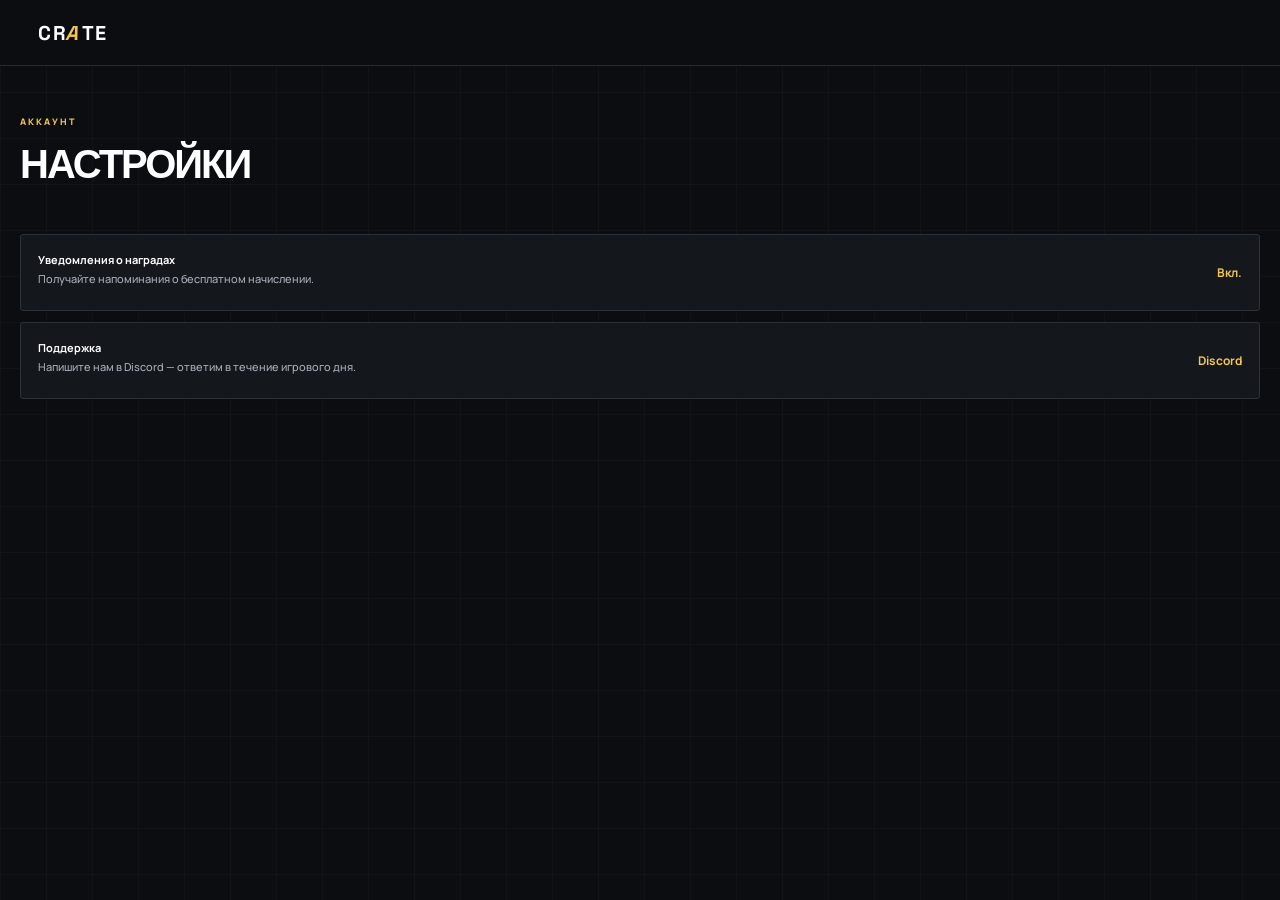
<file: settings.html>
<!doctype html><html lang="ru"><head><meta charset="UTF-8"><meta name="viewport" content="width=device-width,initial-scale=1.0"><title>Crate — Настройки</title><link href="https://fonts.googleapis.com/css2?family=Manrope:wght@400;600;700;800&family=Space+Grotesk:wght@500;700&display=swap" rel="stylesheet"><link rel="stylesheet" href="css/style.css"></head><body><header class="topbar"><a class="brand" href="index.html">CR<span>A</span>TE</a></header><main class="inner"><div class="page-title"><div><span class="eyebrow">АККАУНТ</span><h1>Настройки</h1></div></div><div class="quest-list"><article><div><b>Уведомления о наградах</b><small>Получайте напоминания о бесплатном начислении.</small></div><strong>Вкл.</strong></article><article><div><b>Поддержка</b><small>Напишите нам в Discord — ответим в течение игрового дня.</small></div><strong>Discord</strong></article></div></main><script data-pplx-inline-edit>
(function () {
  if (window === window.top) return;

  const allowedParentOrigins = ["https://www.perplexity.ai","https://perplexity.ai","https://testing.perplexity.ai","https://staging.perplexity.ai","https://*.preview.i.perplexity.ai","http://perplexity.localhost","http://localhost:1420","http://127.0.0.1:1420","http://localhost:3000","http://127.0.0.1:3000","http://localhost:5173","http://127.0.0.1:5173"];
  const MAX_FONT_BYTES = 500 * 1024;
  const MAX_TOTAL_FONT_BYTES = 2 * 1024 * 1024;
  let scrollForwarding = false;
  let scrollRaf = 0;
  let trustedTopOrigin = null;

  // Allow entries like "https://*.preview.i.perplexity.ai" — the wildcard
  // matches a single DNS label (no dots), so "https://*.foo" cannot stretch
  // across multiple labels.
  function matchesAllowedOrigin(origin) {
    if (!origin) return false;
    for (const entry of allowedParentOrigins) {
      if (!entry.includes("*")) {
        if (entry === origin) return true;
        continue;
      }
      const pattern = new RegExp(
        "^" +
          entry.replace(/[.+?^${}()|[\]\\]/g, "\\$&").replace(/\*/g, "[^.]+") +
          "$",
      );
      if (pattern.test(origin)) return true;
    }
    return false;
  }

  // Trust decision: when the sender is same-origin-visible (event.origin is a
  // real origin like https://www.perplexity.ai) we trust event.origin directly.
  // When event.origin is "null" (opaque broker srcdoc), we fall back to the
  // broker's stamped `parentOrigin` to identify the top window. The fallback
  // is claim-only — we rely on the browser's native `targetOrigin` enforcement
  // on the response path (see postToTrustedTop) to ensure replies can't be
  // delivered to anyone but the actual top window of that claimed origin.
  function getTrustedParentOrigin(event) {
    const forwardedParentOrigin =
      typeof event.data.parentOrigin === "string" ? event.data.parentOrigin : null;
    const parentOrigin = event.origin === "null" ? forwardedParentOrigin : event.origin;
    return matchesAllowedOrigin(parentOrigin) ? parentOrigin : null;
  }

  // All responses go to window.top with targetOrigin = the allowlisted origin.
  // An attacker that iframes us inside their own null-origin broker can claim
  // any parentOrigin they like, but the browser will drop the reply whenever
  // the real top's origin doesn't match — so the screenshot never leaves.
  function postToTrustedTop(message) {
    if (!trustedTopOrigin) return;
    try {
      window.top.postMessage(message, trustedTopOrigin);
    } catch (_error) {}
  }

  function inlineAll(original, clone) {
    if (original.nodeType !== 1 || clone.nodeType !== 1) return;

    try {
      const computedStyle = getComputedStyle(original);
      // cssText on a computed style is the serialized declaration in modern
      // Chromium/Safari — a single read beats enumerating ~400 longhand
      // properties. Firefox returns "" here, so we fall back on empty.
      const serialized = computedStyle.cssText;
      if (serialized) {
        clone.style.cssText = serialized;
      } else {
        const parts = new Array(computedStyle.length);
        for (let index = 0; index < computedStyle.length; index += 1) {
          const property = computedStyle[index];
          parts[index] = `${property}:${computedStyle.getPropertyValue(property)};`;
        }
        clone.style.cssText = parts.join("");
      }
    } catch (_error) {}

    const originalChildren = original.children;
    const clonedChildren = clone.children;
    for (
      let index = 0;
      index < originalChildren.length && index < clonedChildren.length;
      index += 1
    ) {
      inlineAll(originalChildren[index], clonedChildren[index]);
    }
  }

  function extractFontUrl(srcValue) {
    const matches = [
      ...srcValue.matchAll(
        /url\(["']?([^"')]+)["']?\)(?:\s*format\(["']?([^"')]+)["']?\))?/gi,
      ),
    ];
    if (matches.length === 0) return null;
    const woff2 = matches.find((m) => m[2] && m[2].toLowerCase().includes("woff2"));
    if (woff2) return woff2[1];
    const woff = matches.find((m) => m[2] && m[2].toLowerCase().includes("woff"));
    if (woff) return woff[1];
    return matches[0][1];
  }

  // Cache resolved font URL -> data URI across captures. Fonts on a page
  // essentially never change, and a batch run emits multiple captures back to
  // back — without this we'd refetch + re-base64 every time.
  const fontDataUriCache = new Map();
  const SRC_DECLARATION_RE = /src\s*:\s*[^;}]+/i;

  async function fetchAsDataUri(url) {
    if (fontDataUriCache.has(url)) return fontDataUriCache.get(url);
    let dataUri = null;
    try {
      const response = await fetch(url, { mode: "cors", credentials: "omit" });
      if (response.ok) {
        const blob = await response.blob();
        if (blob.size <= MAX_FONT_BYTES) {
          dataUri = await new Promise((resolve) => {
            const reader = new FileReader();
            reader.onloadend = () =>
              resolve(typeof reader.result === "string" ? reader.result : null);
            reader.onerror = () => resolve(null);
            reader.readAsDataURL(blob);
          });
        }
      }
    } catch (_error) {
      dataUri = null;
    }
    fontDataUriCache.set(url, dataUri);
    return dataUri;
  }

  function collectFontFaceRuleTexts() {
    const rules = [];
    for (const sheet of document.styleSheets) {
      let cssRules;
      try {
        cssRules = sheet.cssRules;
      } catch (_error) {
        continue;
      }
      if (!cssRules) continue;
      for (const rule of cssRules) {
        const cssText = rule.cssText || "";
        if (cssText.startsWith("@font-face")) rules.push(cssText);
      }
    }
    return rules;
  }

  async function buildInlinedFontCss() {
    const ruleTexts = collectFontFaceRuleTexts();
    if (ruleTexts.length === 0) return null;

    const resolved = ruleTexts.map((cssText) => {
      if (!SRC_DECLARATION_RE.test(cssText)) return null;
      const srcMatch = cssText.match(/src\s*:\s*([^;}]+)[;}]/i);
      if (!srcMatch) return null;
      const url = extractFontUrl(srcMatch[1]);
      if (!url) return null;
      try {
        return { cssText, url: new URL(url, document.baseURI).href };
      } catch (_error) {
        return null;
      }
    });

    const dataUris = await Promise.all(
      resolved.map((entry) => (entry ? fetchAsDataUri(entry.url) : Promise.resolve(null))),
    );

    const inlined = [];
    let totalBytes = 0;
    for (let index = 0; index < resolved.length; index += 1) {
      const entry = resolved[index];
      const dataUri = dataUris[index];
      if (!entry || !dataUri) continue;
      const approxBytes = dataUri.length * 0.75;
      if (totalBytes + approxBytes > MAX_TOTAL_FONT_BYTES) break;
      totalBytes += approxBytes;
      inlined.push(entry.cssText.replace(SRC_DECLARATION_RE, `src: url("${dataUri}")`));
    }
    return inlined.length > 0 ? inlined.join("\n") : null;
  }

  function stripExternal(clone) {
    const images = clone.querySelectorAll("img");
    for (let index = 0; index < images.length; index += 1) {
      const src = images[index].getAttribute("src");
      if (src && !src.startsWith("data:")) images[index].removeAttribute("src");
    }

    const elements = clone.querySelectorAll("*");
    for (let index = 0; index < elements.length; index += 1) {
      const style = elements[index].style.cssText;
      if (style && style.includes("url(")) {
        elements[index].style.cssText = style.replace(
          /url\(["']?(?!data:)[^)"']*["']?\)/gi,
          "none",
        );
      }
    }
  }

  function emitScroll() {
    scrollRaf = 0;
    if (!scrollForwarding) return;
    postToTrustedTop({
      type: "INLINE_EDIT_SCROLL",
      scrollX: window.scrollX,
      scrollY: window.scrollY,
    });
  }

  window.addEventListener(
    "scroll",
    function () {
      if (!scrollForwarding || scrollRaf) return;
      scrollRaf = requestAnimationFrame(emitScroll);
    },
    { passive: true, capture: true },
  );

  async function handleCaptureRequest(event) {
    const requestId = event.data.requestId;
    const scrollX = window.scrollX;
    const scrollY = window.scrollY;
    const width = window.innerWidth;
    const height = window.innerHeight;

    function postResult(dataUrl) {
      postToTrustedTop({
        type: "INLINE_EDIT_SCREENSHOT_RESULT",
        requestId,
        dataUrl,
        scrollX,
        scrollY,
      });
    }

    try {
      // Wait for any pending web fonts to resolve so both inline metrics and
      // the @font-face inlining below see the same loaded faces.
      if (document.fonts && document.fonts.ready) {
        try {
          await document.fonts.ready;
        } catch (_error) {}
      }

      const clone = document.documentElement.cloneNode(true);
      inlineAll(document.documentElement, clone);

      const removedNodes = clone.querySelectorAll("script,link[rel=\"stylesheet\"],style");
      for (let index = 0; index < removedNodes.length; index += 1) {
        removedNodes[index].remove();
      }

      stripExternal(clone);

      // Re-embed web fonts as data-URI @font-face rules so the SVG rasterizer
      // can resolve them — external font URLs aren't fetched during
      // foreignObject rendering, which would otherwise force a fallback face
      // and change text metrics.
      const inlinedFontCss = await buildInlinedFontCss();
      if (inlinedFontCss) {
        const styleEl = document.createElement("style");
        styleEl.textContent = inlinedFontCss;
        const head = clone.querySelector("head");
        if (head) head.appendChild(styleEl);
        else clone.insertBefore(styleEl, clone.firstChild);
      }

      const html = new XMLSerializer().serializeToString(clone);
      const svg =
        `<svg xmlns="http://www.w3.org/2000/svg" width="${width}" height="${height}">` +
        '<foreignObject width="100%" height="100%">' +
        `<div xmlns="http://www.w3.org/1999/xhtml" style="width:${width}px;height:${height}px;overflow:hidden">` +
        `<div style="position:relative;left:-${scrollX}px;top:-${scrollY}px">` +
        html +
        "</div></div></foreignObject></svg>";
      const svgUrl = `data:image/svg+xml;charset=utf-8,${encodeURIComponent(svg)}`;
      const image = new Image();
      image.onload = function () {
        const canvas = document.createElement("canvas");
        canvas.width = width;
        canvas.height = height;
        canvas.getContext("2d").drawImage(image, 0, 0);
        postResult(canvas.toDataURL("image/png"));
      };
      image.onerror = function () {
        postResult(null);
      };
      image.src = svgUrl;
    } catch (_error) {
      postResult(null);
    }
  }

  window.addEventListener("message", function (event) {
    if (!event.data) return;
    // Only accept messages from the direct parent frame. Blocks sibling /
    // unrelated-window postMessage senders that could otherwise reach us.
    if (event.source !== window.parent) return;

    const trustedParentOrigin = getTrustedParentOrigin(event);
    if (!trustedParentOrigin) return;
    trustedTopOrigin = trustedParentOrigin;

    if (event.data.type === "INLINE_EDIT_SCROLL_START") {
      scrollForwarding = true;
      emitScroll();
      return;
    }

    if (event.data.type === "INLINE_EDIT_SCROLL_STOP") {
      scrollForwarding = false;
      if (scrollRaf) cancelAnimationFrame(scrollRaf);
      scrollRaf = 0;
      return;
    }

    if (event.data.type !== "INLINE_EDIT_CAPTURE_REQUEST") return;

    handleCaptureRequest(event);
  });
})();


</script></body></html>
</file>
<file: css/style.css>
/* ========================================================
   ГЛОБАЛЬНЫЕ ПЕРЕМЕННЫЕ И БАЗОВЫЕ СТИЛИ
   ======================================================== */
:root {
  --bg: #0b0d10;
  --surface: #13171c;
  --surface2: #1a2027;
  --violet: #f0a92a;
  --blue: #ef4e37;
  --cyan: #f0a92a;
  --gold: #f3c653;
  --white: #fff;
  --muted: #a8adb8;
  --line: rgba(255, 255, 255, .13);
}

* {
  box-sizing: border-box;
}

html {
  scroll-behavior: smooth;
}

body {
  margin: 0;
  background: var(--bg);
  background-image:
    linear-gradient(rgba(255, 255, 255, .025) 1px, transparent 1px),
    linear-gradient(90deg, rgba(255, 255, 255, .025) 1px, transparent 1px);
  background-size: 46px 46px;
  color: var(--white);
  font: 500 14px Manrope, sans-serif;
  overflow-x: hidden;
}

.noise {
  position: fixed;
  inset: 0;
  pointer-events: none;
  opacity: .018;
  z-index: 5;
  background-image: url("data:image/svg+xml,%3Csvg viewBox='0 0 180 180' xmlns='http://www.w3.org/2000/svg'%3E%3Cfilter id='n'%3E%3CfeTurbulence type='fractalNoise' baseFrequency='.95' numOctaves='2' stitchTiles='stitch'/%3E%3C/filter%3E%3Crect width='100%25' height='100%25' filter='url(%23n)' opacity='.8'/%3E%3C/svg%3E");
}

.cursor-glow {
  display: none;
}

a {
  text-decoration: none;
  color: inherit;
}

/* ========================================================
   ТОПБАР
   ======================================================== */
.topbar {
  height: 66px;
  position: sticky;
  z-index: 20;
  top: 0;
  display: flex;
  align-items: center;
  gap: 29px;
  padding: 0 clamp(18px, 3vw, 56px);
  border-bottom: 1px solid rgba(255, 255, 255, .12);
  background: rgba(11, 13, 16, .95);
  backdrop-filter: none;
  transition: .3s;
}

.topbar.scrolled {
  background: #0b0d10;
}

.brand {
  font: 800 20px/1 'Space Grotesk', sans-serif;
  letter-spacing: 1.5px;
}

.brand span {
  color: var(--gold);
  display: inline-block;
  transform: skew(-16deg);
  text-shadow: none;
}

nav {
  display: flex;
  gap: 20px;
  margin-right: auto;
}

nav a {
  color: #89909e;
  font-size: 10px;
  font-weight: 800;
  letter-spacing: .7px;
  text-transform: uppercase;
  transition: .2s;
}

nav a:hover,
nav a.active {
  color: white;
}

nav a.active {
  color: var(--gold);
}

.header-actions {
  display: flex;
  gap: 9px;
  align-items: center;
}

.balance,
.icon-btn,
.avatar,
.topup {
  height: 34px;
  border: 1px solid #31363e;
  background: #161a20;
  color: white;
  border-radius: 3px;
}

.balance {
  padding: 0 12px;
  font: 600 11px Manrope, sans-serif;
}

.balance i {
  color: var(--gold);
  margin-right: 7px;
}

.icon-btn {
  width: 34px;
}

.avatar {
  width: 34px;
  display: grid;
  place-items: center;
  background: #ef4e37;
  font-weight: 800;
}

.topup {
  border-color: #bd7d19;
  color: #111;
  background: var(--gold);
  padding: 0 11px;
  font: 700 10px Manrope, sans-serif;
  text-transform: uppercase;
  letter-spacing: .5px;
  cursor: pointer;
  transition: .2s;
}

.topup i {
  margin-right: 5px;
}

.topup:hover,
.topup.added {
  background: #ffd467;
  transform: none;
}

.menu-toggle {
  display: none;
}

/* ========================================================
   ГЛАВНАЯ СТРАНИЦА
   ======================================================== */
.hero {
  min-height: 605px;
  max-width: 1320px;
  margin: auto;
  padding: 65px clamp(20px, 7vw, 110px) 0;
  display: grid;
  grid-template-columns: 1fr 1fr;
  align-items: center;
  position: relative;
}

.hero:before {
  content: '';
  position: absolute;
  width: 60%;
  height: 100%;
  right: 0;
  top: 0;
  background: linear-gradient(110deg, transparent, rgba(239, 78, 55, .14));
  clip-path: polygon(26% 0, 100% 0, 100% 100%, 0 100%);
  pointer-events: none;
}

.eyebrow,
.label {
  font-size: 9px;
  letter-spacing: 2px;
  color: var(--gold);
  font-weight: 800;
}

.eyebrow i {
  margin-right: 6px;
}

.hero h1 {
  font: 800 clamp(46px, 5.2vw, 83px)/.9 'Space Grotesk', sans-serif;
  letter-spacing: -3px;
  text-transform: uppercase;
  margin: 18px 0;
}

.hero h1 em {
  font-style: normal;
  color: var(--gold);
  -webkit-text-fill-color: var(--gold);
  background: none;
}

.hero-copy>p {
  color: #9da5af;
  max-width: 430px;
  line-height: 1.75;
  font-size: 13px;
}

.hero-actions {
  display: flex;
  gap: 12px;
  margin-top: 30px;
}

.button {
  border: 0;
  border-radius: 3px;
  padding: 13px 17px;
  font: 700 10px Manrope, sans-serif;
  text-transform: uppercase;
  letter-spacing: .6px;
  cursor: pointer;
  transition: .25s;
  display: inline-flex;
  gap: 10px;
  align-items: center;
  justify-content: center;
}

.button:hover {
  transform: translateY(-2px);
}

.primary {
  color: #15100a;
  background: var(--gold);
  box-shadow: 4px 4px 0 #9e6513;
}

.primary:hover {
  box-shadow: 6px 6px 0 #9e6513;
  transform: translate(-2px, -2px);
}

.ghost {
  color: white;
  border: 1px solid #3b424c;
  background: #15191f;
}

.metrics {
  display: flex;
  gap: 0;
  border-top: 1px solid #353a41;
  border-bottom: 1px solid #353a41;
  padding: 13px 0;
  margin-top: 47px;
  max-width: 510px;
}

.metrics div {
  display: grid;
  gap: 4px;
  padding: 0 20px;
  border-right: 1px solid #353a41;
}

.metrics div:first-child {
  padding-left: 0;
}

.metrics b {
  font: 700 18px 'Space Grotesk', sans-serif;
}

.metrics span {
  font-size: 10px;
  color: var(--muted);
}

.hero-stage {
  height: 500px;
  position: relative;
  perspective: 1000px;
  filter: saturate(.8) contrast(1.1);
}

.orb {
  position: absolute;
  border-radius: 50%;
  filter: blur(2px);
}

.orb-one {
  width: 340px;
  height: 340px;
  right: 60px;
  top: 70px;
  background: radial-gradient(circle, rgba(239, 78, 55, .28), transparent 66%);
}

.orb-two {
  width: 480px;
  height: 150px;
  right: 0;
  bottom: 13px;
  background: radial-gradient(ellipse, rgba(240, 169, 42, .15), transparent 67%);
  filter: blur(15px);
}

.beam {
  position: absolute;
  right: 120px;
  top: 240px;
  width: 220px;
  height: 220px;
  border-radius: 50%;
  border: 1px solid rgba(240, 169, 42, .45);
  box-shadow: 0 0 50px rgba(239, 78, 55, .3), inset 0 0 35px rgba(240, 169, 42, .15);
  transform: rotateX(65deg);
}

.crate {
  position: absolute;
  right: 90px;
  top: 140px;
  width: 260px;
  height: 260px;
  filter: drop-shadow(14px 18px 0 rgba(0, 0, 0, .36));
  animation: none;
}

.crate-top {
  height: 66px;
  background: #313943;
  clip-path: polygon(14% 0, 100% 16%, 85% 100%, 0 81%);
  transform: skewY(-6deg);
  display: flex;
  justify-content: space-around;
  padding: 20px 42px;
}

.crate-top span {
  width: 28px;
  height: 3px;
  background: var(--gold);
  box-shadow: none;
}

.crate-face {
  height: 148px;
  margin-top: -7px;
  background: linear-gradient(125deg, #323944, #11151d 65%);
  clip-path: polygon(0 2%, 88% 10%, 100% 90%, 12% 100%);
  display: grid;
  place-items: center;
  border: 1px solid rgba(240, 169, 42, .36);
}

.crate-mark {
  font-size: 0 !important;
  width: 90px;
  height: 90px;
  border: 3px solid var(--gold);
  border-radius: 8px;
  position: relative;
  transform: rotate(45deg);
  background: radial-gradient(circle, #f8dd7f 0 9%, #493813 10% 22%, #161a20 23% 100%);
  box-shadow: 0 0 0 7px #202733, 0 0 24px rgba(240, 169, 42, .48);
  isolation: isolate;
}

.crate-mark::before,
.crate-mark::after {
  content: '';
  position: absolute;
  background: var(--gold);
  opacity: .9;
}

.crate-mark::before {
  width: 112px;
  height: 3px;
  top: 42px;
  left: -14px;
}

.crate-mark::after {
  height: 112px;
  width: 3px;
  top: -14px;
  left: 42px;
}

.crate-mark::selection {
  background: transparent;
}

.crate-bottom {
  height: 48px;
  background: linear-gradient(120deg, #111629, #35425c);
  clip-path: polygon(11% 0, 100% 0, 87% 100%, 0 75%);
}

.weapon-card {
  position: absolute;
  width: 105px;
  height: 135px;
  border: 1px solid rgba(255, 255, 255, .18);
  background: rgba(16, 19, 23, .88);
  backdrop-filter: none;
  border-radius: 3px;
  display: grid;
  place-content: center;
  text-align: center;
  gap: 14px;
  box-shadow: 7px 7px 0 rgba(0, 0, 0, .25);
  animation: none;
}

.weapon-card i {
  font-size: 38px;
  color: var(--gold);
  text-shadow: none;
}

.weapon-card small {
  font-weight: 800;
}

.card-a {
  top: 72px;
  right: 343px;
}

.card-b {
  right: 0;
  top: 205px;
}

.card-c {
  right: 292px;
  bottom: 12px;
}

.spark {
  position: absolute;
  width: 5px;
  height: 5px;
  background: white;
  border-radius: 50%;
  box-shadow: 0 0 15px 5px var(--cyan);
  animation: spark 3s infinite;
}

.s1 {
  top: 70px;
  right: 210px;
}

.s2 {
  top: 330px;
  right: 390px;
  animation-delay: -1s;
}

.s3 {
  top: 190px;
  right: 50px;
  animation-delay: -2s;
}

@keyframes float {
  50% {
    transform: translateY(-16px) rotate(2deg);
  }
}

@keyframes spark {
  50% {
    opacity: .15;
    transform: scale(.2);
  }
}

/* ========================================================
   REWARD CARD, СЕКЦИИ
   ======================================================== */
.section,
.reward-card {
  max-width: 1220px;
  margin: 0 auto;
  padding-left: 20px;
  padding-right: 20px;
}

.reward-card {
  min-height: 144px;
  margin-top: 25px;
  border: 1px solid #4b3b1e;
  border-radius: 4px;
  background: linear-gradient(90deg, #241c10, #151719 65%);
  display: flex;
  align-items: center;
  gap: 18px;
  padding-top: 22px;
  padding-bottom: 22px;
  position: relative;
  overflow: hidden;
}

.reward-card:after {
  content: '';
  position: absolute;
  right: 0;
  width: 50%;
  height: 100%;
  background: linear-gradient(90deg, transparent, rgba(240, 169, 42, .1));
}

.reward-icon {
  width: 58px;
  height: 58px;
  border-radius: 3px;
  display: grid;
  place-items: center;
  background: #3a2b10;
  color: var(--gold);
  font-size: 24px;
}

.reward-card h2 {
  font: 700 21px 'Space Grotesk', sans-serif;
  margin: 6px 0;
}

.reward-card h2 strong {
  color: var(--gold);
}

.reward-card p {
  margin: 0;
  color: var(--muted);
  font-size: 12px;
}

.reward-side {
  margin-left: auto;
  display: flex;
  align-items: center;
  gap: 18px;
  z-index: 1;
}

.countdown {
  font: 700 22px 'Space Grotesk', sans-serif;
  letter-spacing: 1px;
  color: var(--gold);
}

.section {
  padding-top: 80px;
}

.section-heading {
  display: flex;
  justify-content: space-between;
  align-items: end;
  border-bottom: 1px solid #30353c;
  padding-bottom: 18px;
  margin-bottom: 20px;
}

.section h2 {
  font: 700 30px 'Space Grotesk', sans-serif;
  text-transform: uppercase;
  letter-spacing: -1px;
  margin: 8px 0 0;
}

.live-dot {
  font-size: 10px;
  color: #ff6a5d;
  font-weight: 800;
}

.live-dot:before {
  content: '';
  width: 7px;
  height: 7px;
  background: #ff4d5b;
  border-radius: 50%;
  display: inline-block;
  margin-right: 6px;
  box-shadow: 0 0 10px #ff4d5b;
}

.drops-wrap {
  overflow: hidden;
  margin: 0 -20px;
}

.drops {
  display: flex;
  gap: 6px;
  width: max-content;
  animation: ticker 35s linear infinite;
}

.drop {
  width: 200px;
  height: 70px;
  padding: 12px;
  border: 1px solid #272d34;
  border-radius: 3px;
  background: #14181d;
  display: flex;
  align-items: center;
  gap: 10px;
}

.drop .drop-icon {
  height: 46px;
  width: 46px;
  display: grid;
  place-items: center;
  border-radius: 2px;
  background: #20252b;
  font-size: 23px;
  color: var(--gold);
}

.drop b,
.drop small {
  display: block;
}

.drop b {
  font-size: 11px;
}

.drop small {
  font-size: 9px;
  color: var(--muted);
  margin-top: 4px;
}

.drop strong {
  margin-left: auto;
  color: var(--gold);
  font-size: 11px;
}

@keyframes ticker {
  to {
    transform: translateX(-50%);
  }
}

.case-grid {
  display: grid;
  grid-template-columns: repeat(4, 1fr);
  gap: 8px;
}

.case-card {
  --case-color: #454d58;
  min-height: 230px;
  padding: 18px;
  border: 1px solid color-mix(in srgb, var(--case-color) 55%, #2f353c);
  border-radius: 3px;
  background:
    radial-gradient(130% 90% at 50% 0%, color-mix(in srgb, var(--case-color) 20%, transparent), transparent 58%),
    linear-gradient(160deg, #20262d, var(--surface) 58%);
  box-shadow:
    inset 0 3px 0 var(--case-color),
    0 8px 22px -14px color-mix(in srgb, var(--case-color) 70%, transparent);
  position: relative;
  overflow: hidden;
  transition: .3s;
  cursor: pointer;
}

.case-card:hover {
  transform: translateY(-6px);
  border-color: var(--case-color);
  box-shadow:
    inset 0 3px 0 var(--case-color),
    0 16px 34px -14px color-mix(in srgb, var(--case-color) 85%, transparent),
    7px 8px 0 rgba(0, 0, 0, .35);
}

.case-card:before {
  content: '';
  position: absolute;
  inset: 0;
  background: linear-gradient(145deg, var(--case-tint), transparent 60%);
}

.case-symbol {
  height: 116px;
  position: relative;
  display: grid;
  place-items: center;
  font-size: 58px;
  color: var(--case-color);
  text-shadow: none;
  transform: none;
}

.case-card small {
  color: var(--muted);
  font-size: 8px;
  letter-spacing: 1px;
}

.case-card h3 {
  position: relative;
  font: 700 15px 'Space Grotesk', sans-serif;
  letter-spacing: .4px;
  margin: 6px 0;
}

.case-bottom {
  display: flex;
  justify-content: space-between;
  align-items: center;
  border-top: 1px solid rgba(255, 255, 255, .08);
  padding-top: 10px;
  position: relative;
}

.case-bottom b {
  color: #e8e9eb;
  font-size: 12px;
}

.case-bottom b i {
  color: var(--gold);
}

.text-link {
  font-size: 11px;
  color: var(--cyan);
  font-weight: 800;
}

/* ========================================================
   РЕЖИМЫ
   ======================================================== */
.mode-grid {
  display: grid;
  grid-template-columns: 1.3fr 1fr 1fr;
  gap: 8px;
}

.mode-card {
  min-height: 280px;
  border-radius: 3px;
  padding: 25px;
  display: flex;
  flex-direction: column;
  align-items: flex-start;
  overflow: hidden;
  position: relative;
  background: #161a20;
  border: 1px solid #343a43;
  transition: all .3s ease;
  box-shadow: 0 4px 0 #1a1f25;
}

.mode-card:hover {
  transform: translateY(-8px);
  border-color: var(--mode);
  box-shadow: 0 12px 20px rgba(0, 0, 0, .4), 0 4px 0 var(--mode);
}

.mode-card::after {
  content: '';
  position: absolute;
  inset: 0;
  background: radial-gradient(circle at 20% 30%, var(--mode), transparent 60%);
  opacity: 0;
  transition: .4s;
}

.mode-card:hover::after {
  opacity: .12;
}

.mode-card * {
  position: relative;
  z-index: 1;
}

.mode-card span,
.mode-card p {
  position: relative;
  color: #bac1cf;
  font-size: 10px;
}

.mode-card h3 {
  position: relative;
  font: 700 23px/1.05 'Space Grotesk', sans-serif;
  text-transform: uppercase;
  letter-spacing: -1px;
  margin: 35px 0 10px;
  color: #fff;
  text-shadow: 0 2px 8px rgba(0, 0, 0, .3);
}

.mode-card button {
  position: relative;
  margin-top: auto;
  background: rgba(255, 255, 255, .05);
  color: white;
  border: 1px solid rgba(255, 255, 255, .1);
  padding: 8px 16px;
  border-radius: 3px;
  font: 700 11px Manrope, sans-serif;
  cursor: pointer;
  transition: .2s;
}

.mode-card button:hover {
  background: var(--mode);
  color: #111;
  border-color: var(--mode);
}

.boss {
  --mode: var(--violet);
}

.orbit {
  --mode: var(--cyan);
}

.mutation {
  --mode: var(--gold);
}

/* ========================================================
   КВЕСТЫ
   ======================================================== */
.quests {
  display: grid;
  grid-template-columns: 1fr 1.2fr;
  gap: 65px;
  align-items: center;
  padding-bottom: 80px;
}

.quest-intro p {
  color: var(--muted);
  line-height: 1.8;
  max-width: 350px;
  margin: 16px 0 24px;
}

.quest-list {
  display: grid;
  gap: 11px;
}

.quest-list article {
  padding: 17px;
  display: flex;
  align-items: center;
  gap: 15px;
  border: 1px solid #2c3239;
  border-radius: 3px;
  background: #14181d;
}

.quest-list article>i {
  width: 39px;
  height: 39px;
  border-radius: 2px;
  display: grid;
  place-items: center;
  background: #252018;
  color: var(--gold);
}

.quest-list div {
  flex: 1;
}

.quest-list b,
.quest-list small {
  display: block;
  font-size: 11px;
}

.quest-list small {
  color: var(--muted);
  margin: 4px 0 7px;
}

.quest-list strong {
  color: var(--gold);
  font-size: 12px;
}

.progress {
  height: 4px;
  border-radius: 5px;
  background: #242a38;
  overflow: hidden;
}

.progress i {
  display: block;
  height: 100%;
  border-radius: 5px;
  background: var(--gold);
}

.progress.complete i {
  background: var(--cyan);
}

/* ========================================================
   ФУТЕР
   ======================================================== */
footer {
  border-top: 1px solid #2d3238;
  background: #0c0f12;
  padding: 35px max(20px, calc((100% - 1180px)/2));
  display: flex;
  align-items: center;
  gap: 20px;
  color: var(--muted);
  font-size: 11px;
}

footer p {
  margin-right: auto;
}

footer div {
  display: flex;
  gap: 18px;
}

/* ========================================================
   TOAST
   ======================================================== */
.toast {
  position: fixed;
  z-index: 50;
  bottom: 25px;
  left: 50%;
  translate: -50% 100px;
  padding: 13px 17px;
  background: #171c21;
  border: 1px solid var(--gold);
  border-radius: 3px;
  font-size: 12px;
  transition: .35s;
  box-shadow: 0 14px 35px rgba(0, 0, 0, .4);
}

.toast.show {
  translate: -50% 0;
}

/* ========================================================
   ВНУТРЕННИЕ СТРАНИЦЫ
   ======================================================== */
.inner {
  max-width: 1280px;
  margin: 0 auto;
  padding: 44px 20px 100px;
}

.breadcrumbs {
  color: var(--muted);
  font-size: 11px;
  margin-bottom: 40px;
}

.breadcrumbs a {
  color: var(--cyan);
}

.page-title {
  display: flex;
  align-items: end;
  justify-content: space-between;
  margin-bottom: 34px;
}

.page-title h1 {
  font: 800 40px 'Space Grotesk', sans-serif;
  text-transform: uppercase;
  letter-spacing: -2px;
  margin: 10px 0;
}

.page-title h1 small {
  font: 500 12px Manrope, sans-serif;
  color: var(--muted);
  letter-spacing: 0;
}

.inventory-value {
  padding: 15px 20px;
  background: var(--surface);
  border: 1px solid var(--line);
  border-radius: 3px;
  display: grid;
  gap: 5px;
}

.inventory-value span {
  font-size: 10px;
  color: var(--muted);
}

.inventory-value b {
  color: var(--gold);
}

.sell-all-inventory {
  margin-top: 4px;
  width: max-content;
  padding: 10px 14px;
}

.sell-all-inventory.is-disabled {
  opacity: .55;
  cursor: not-allowed;
  transform: none;
  box-shadow: 4px 4px 0 #9e6513;
}

/* ========================================================
   ОТКРЫТИЕ КЕЙСА
   ======================================================== */
.opening {
  min-height: 380px;
  border: 1px solid #323942;
  border-radius: 4px;
  background: radial-gradient(circle at 75% 40%, rgba(88, 226, 255, .15), transparent 34%),
    linear-gradient(130deg, #141a2a, #0e121c);
  display: grid;
  grid-template-columns: .8fr 1.2fr;
  align-items: center;
  overflow: hidden;
}

.opening-info {
  padding: 42px;
}

.opening h1 {
  font: 800 52px 'Space Grotesk', sans-serif;
  text-transform: uppercase;
  letter-spacing: -2px;
  margin: 10px 0;
}

.opening p {
  max-width: 360px;
  color: var(--muted);
  line-height: 1.8;
}

.price {
  color: var(--gold);
  font-weight: 800;
  margin-top: 25px;
}

.roulette-panel {
  position: relative;
  overflow: hidden;
  padding: 50px 0 28px;
}

.roulette-panel:before,
.roulette-panel:after {
  content: '';
  position: absolute;
  top: 0;
  bottom: 0;
  width: 100px;
  z-index: 2;
}

.roulette-panel:before {
  left: 0;
  background: linear-gradient(90deg, #10151f, transparent);
}

.roulette-panel:after {
  right: 0;
  background: linear-gradient(270deg, #10151f, transparent);
}

.pointer {
  position: absolute;
  z-index: 4;
  left: 50%;
  top: 35px;
  width: 2px;
  height: 174px;
  background: var(--gold);
  box-shadow: none;
}

.pointer:before {
  content: '';
  position: absolute;
  left: -7px;
  top: -2px;
  border: 7px solid transparent;
  border-top-color: var(--gold);
}

.roulette {
  display: flex;
  gap: 10px;
  transition: transform 4s cubic-bezier(0.215, 0.61, 0.355, 1);
  will-change: transform;
}

.roulette-item {
  flex: 0 0 130px;
  height: 145px;
  border: 1px solid #2e353d;
  background: #15191e;
  border-radius: 3px;
  box-shadow: inset 0 3px 0 #454d58;
  display: grid;
  place-content: center;
  gap: 15px;
  text-align: center;
}

.roulette-item i {
  font-size: 40px;
  color: var(--gold);
}

.roulette-item small {
  font-size: 9px;
}

.roulette-item.violet {
  border-color: rgba(139, 92, 246, .65);
}

.roulette-item.gold {
  border-color: rgba(245, 193, 86, .7);
}

.roulette-item.gold i {
  color: var(--gold);
}

.roulette-panel .spin {
  display: flex;
  margin: 26px auto 0;
  position: relative;
  z-index: 3;
}

.items {
  display: grid;
  grid-template-columns: repeat(6, 1fr);
  gap: 10px;
}

.item {
  background: var(--surface);
  border: 1px solid var(--line);
  border-radius: 3px;
  padding: 15px;
  display: grid;
  gap: 8px;
}

.item i {
  font-size: 26px;
  color: var(--gold);
}

.item b {
  font-size: 10px;
}

.item small {
  color: var(--muted);
  font-size: 9px;
}

.item.violet {
  border-color: rgba(139, 92, 246, .5);
}

.item.gold {
  border-color: rgba(245, 193, 86, .6);
}

.win-modal {
  position: fixed;
  inset: 0;
  z-index: 100;
  display: none;
  place-items: center;
  background: rgba(4, 6, 11, .76);
  backdrop-filter: blur(8px);
}

.win-modal.show {
  display: grid;
}

.win-modal>div {
  text-align: center;
  padding: 45px;
  min-width: 340px;
  border: 1px solid rgba(88, 226, 255, .35);
  background: radial-gradient(circle at 50% 10%, rgba(139, 92, 246, .25), #141a26 60%);
  border-radius: 22px;
  box-shadow: 0 0 80px rgba(91, 141, 255, .2);
}

.win-modal>div>i {
  display: block;
  font-size: 70px;
  color: var(--cyan);
  margin: 25px;
  text-shadow: 0 0 30px var(--cyan);
}

.win-modal h2 {
  font: 700 26px 'Space Grotesk', sans-serif;
}

.win-modal p {
  color: var(--muted);
  font-size: 12px;
  margin-bottom: 25px;
}

/* ========================================================
   ПРОФИЛЬ
   ======================================================== */
.profile-hero {
  border: 1px solid #323942;
  border-radius: 4px;
  padding: 38px;
  display: flex;
  align-items: center;
  gap: 22px;
  background: radial-gradient(circle at 15% 10%, rgba(91, 141, 255, .2), transparent 30%), var(--surface);
}

.profile-avatar {
  width: 110px;
  height: 110px;
  display: grid;
  place-items: center;
  border-radius: 50%;
  background: linear-gradient(135deg, var(--violet), var(--cyan));
  font: 700 54px 'Space Grotesk', sans-serif;
  border: 5px solid rgba(255, 255, 255, .1);
}

.profile-hero h1 {
  font: 700 33px 'Space Grotesk', sans-serif;
  margin: 5px 0;
}

.profile-hero p {
  color: var(--muted);
  font-size: 12px;
  margin: 0;
}

.profile-hero p i {
  color: var(--cyan);
}

.profile-stats {
  display: flex;
  gap: 30px;
  margin-left: auto;
}

.profile-stats div {
  display: grid;
  gap: 6px;
}

.profile-stats b {
  font: 700 18px 'Space Grotesk', sans-serif;
}

.profile-stats span {
  font-size: 9px;
  color: var(--muted);
}

/* ========================================================
   ЛИДЕРЫ
   ======================================================== */
.leader-podium {
  display: flex;
  justify-content: center;
  align-items: end;
  gap: 14px;
  margin: 35px 0;
}

.leader-podium article {
  width: 190px;
  padding: 24px;
  text-align: center;
  border: 1px solid var(--line);
  border-radius: 3px;
  background: var(--surface);
  display: grid;
  gap: 8px;
}

.leader-podium article.first {
  padding-top: 42px;
  border-color: var(--gold);
  background: #211b12;
}

.leader-podium b {
  color: var(--gold);
  font: 700 20px 'Space Grotesk', sans-serif;
}

.leader-podium i,
.leader-list i {
  width: 47px;
  height: 47px;
  justify-self: center;
  display: grid;
  place-items: center;
  border-radius: 3px;
  background: #ef4e37;
  font-style: normal;
  font-weight: 800;
}

.leader-podium h3 {
  margin: 0;
  font: 700 17px 'Space Grotesk', sans-serif;
}

.leader-podium span {
  color: var(--muted);
  font-size: 10px;
}

.leader-list {
  border: 1px solid var(--line);
  border-radius: 3px;
  overflow: hidden;
}

.leader-list article {
  height: 66px;
  display: flex;
  align-items: center;
  gap: 16px;
  padding: 0 20px;
  border-bottom: 1px solid var(--line);
  background: rgba(255, 255, 255, .015);
}

.leader-list article:last-child {
  border: 0;
}

.leader-list article>b {
  width: 35px;
  color: var(--muted);
  font: 700 12px 'Space Grotesk', sans-serif;
}

.leader-list i {
  justify-self: auto;
  width: 34px;
  height: 34px;
  font-size: 11px;
}

.leader-list strong {
  font-size: 12px;
}

.leader-list span {
  color: var(--muted);
  font-size: 10px;
}

.leader-list em {
  margin-left: auto;
  color: var(--gold);
  font-style: normal;
  font-weight: 800;
  font-size: 12px;
}

.leader-list em small {
  color: var(--cyan);
}

/* ========================================================
   ИНВЕНТАРЬ (В ПРОФИЛЕ)
   ======================================================== */
.inventory-grid {
  display: grid;
  grid-template-columns: repeat(4, 1fr);
  gap: 12px;
}

.inv-card {
  min-height: 205px;
  border: 1px solid #2e353d;
  border-radius: 3px;
  padding: 17px;
  background: linear-gradient(145deg, #172031, #10141e);
  box-shadow: inset 0 3px 0 #3a424d;
  position: relative;
  overflow: hidden;
  transition: .25s;
}

.inv-card:hover {
  transform: translateY(-5px);
  border-color: var(--gold);
  box-shadow: inset 0 3px 0 var(--gold), 5px 6px 0 rgba(0, 0, 0, .3);
}

.inv-card>i {
  height: 105px;
  display: grid;
  place-items: center;
  font-size: 52px;
  color: var(--gold);
  text-shadow: none;
}

.inv-card small {
  text-transform: uppercase;
  font-size: 8px;
  color: var(--muted);
}

.inv-card h3 {
  font: 700 12px 'Space Grotesk', sans-serif;
  margin: 6px 0;
}

.inv-card>div {
  display: flex;
  justify-content: space-between;
  align-items: center;
}

.inv-card b {
  font-size: 11px;
  color: var(--gold);
}

.inv-card button {
  border: 0;
  background: none;
  color: var(--cyan);
  font: 700 9px Manrope, sans-serif;
  cursor: pointer;
}

.inv-card.epic {
  border-color: rgba(139, 92, 246, .4);
}

.inv-card.legend {
  border-color: rgba(245, 193, 86, .5);
}

.inv-card.legend>i {
  color: var(--gold);
}

.inv-card.sold {
  opacity: 0;
  transform: scale(.88);
  transition: .25s;
}

.empty-inventory {
  grid-column: 1 / -1;
  min-height: 300px;
  border: 1px dashed #414850;
  display: grid;
  place-items: center;
  align-content: center;
  text-align: center;
  border-radius: 4px;
  background: #12161b;
}

.empty-inventory>i {
  font-size: 42px;
  color: var(--gold);
}

.empty-inventory h2 {
  margin: 14px 0 4px;
  font: 700 21px 'Space Grotesk', sans-serif;
  text-transform: uppercase;
}

.empty-inventory p {
  margin: 0 0 20px;
  color: var(--muted);
  font-size: 12px;
}

/* ========================================================
   АПГРЕЙД
   ======================================================== */
.upgrade-formula {
  border: 1px solid #5b451f;
  background: #1d1810;
  color: var(--gold);
  font-size: 11px;
  font-weight: 800;
  padding: 11px 13px;
}

.upgrade-board {
  display: grid;
  grid-template-columns: 1fr .68fr 1fr;
  gap: 1px;
  background: #343a42;
  border: 1px solid #343a42;
}

.upgrade-side,
.upgrade-center {
  background: #13171c;
  padding: 25px;
  min-height: 480px;
}

.stake-tabs,
.multiplier-row,
.stake-presets,
.extra-presets {
  display: flex;
  gap: 6px;
  margin: 16px 0;
}

.stake-tab,
.multiplier-row button,
.stake-presets button,
.extra-presets button {
  flex: 1;
  border: 1px solid #3a414a;
  background: #1a1f25;
  color: #aeb5be;
  padding: 10px 6px;
  font: 800 10px Manrope, sans-serif;
  cursor: pointer;
  border-radius: 3px;
}

.stake-tab.active,
.multiplier-row button.active {
  border-color: var(--gold);
  background: #332714;
  color: var(--gold);
}

.balance-stake label,
.extra-stake label {
  display: flex;
  justify-content: space-between;
  font-size: 11px;
  color: #aab1ba;
}

.balance-stake label b,
.extra-stake label b {
  color: var(--gold);
}

.balance-stake input,
.extra-stake input {
  width: 100%;
  margin: 25px 0;
  accent-color: var(--gold);
}

.stake-presets button,
.extra-presets button {
  flex: auto;
}

.extra-stake {
  margin-top: 18px;
  border-top: 1px solid #2a2f38;
  padding-top: 16px;
}

.total-stake {
  margin-top: 14px;
  text-align: center;
  font-size: 14px;
  font-weight: 700;
  color: var(--gold);
}

.total-stake b {
  font-size: 18px;
}

.upgrade-center {
  display: flex;
  flex-direction: column;
  align-items: center;
  justify-content: center;
  text-align: center;
}

.chance-ring {
  position: relative;
  width: 176px;
  height: 176px;
  margin-bottom: 24px;
}

.chance-ring svg {
  width: 100%;
  height: 100%;
  transform: rotate(-90deg);
}

.chance-ring circle {
  fill: none;
  stroke: #2c3239;
  stroke-width: 8;
}

.chance-ring .chance-progress {
  stroke: var(--gold);
  stroke-linecap: butt;
  stroke-dasharray: 327;
  transition: .3s;
}

.chance-ring strong {
  position: absolute;
  inset: 53px 0 auto;
  font: 800 25px 'Space Grotesk', sans-serif;
  color: var(--gold);
  text-align: center;
}

.chance-ring small {
  position: absolute;
  inset: 85px 0 auto;
  font-size: 8px;
  color: var(--muted);
  letter-spacing: 1px;
  text-align: center;
}

.wheel-pointer {
  position: absolute;
  top: 50%;
  left: 50%;
  width: 0;
  height: 0;
  transform-origin: center;
  transform: translate(-50%, -50%);
  z-index: 3;
}

.wheel-marker {
  display: block;
  width: 0;
  height: 0;
  border-left: 8px solid transparent;
  border-right: 8px solid transparent;
  border-top: 16px solid #ef4e37;
  position: absolute;
  top: -74px;
  left: -8px;
}

.wheel-pointer {
  position: absolute;
  top: 50%;
  left: 50%;
  width: 0;
  height: 0;
  transform-origin: center;
  transform: translate(-50%, -50%) rotate(0deg);
  z-index: 3;
  transition: none; /* по умолчанию без анимации */
}

.wheel-marker {
  display: block;
  width: 0;
  height: 0;
  border-left: 8px solid transparent;
  border-right: 8px solid transparent;
  border-top: 16px solid #ef4e37;
  position: absolute;
  top: -74px;
  left: -8px;
}

/* Результат – дуга меняет цвет */
.chance-ring.win .chance-progress {
  stroke: #5acb79;
}

.chance-ring.lose .chance-progress {
  stroke: #ef4e37;
}

/* Дополнительно: сброс перехода для дуги, чтобы она менялась плавно */
.chance-progress {
  transition: stroke 0.5s ease, stroke-dashoffset 0.5s ease;
}

.chance-ring.win .chance-progress {
  stroke: #5acb79;
}

.chance-ring.lose .chance-progress {
  stroke: #ef4e37;
}

.upgrade-action {
  width: 100%;
  margin-top: 8px;
}

.upgrade-action:disabled {
  opacity: .45;
  cursor: not-allowed;
  box-shadow: none;
}

/* Целевые предметы – плитками по 3-4 в строке */
.target-catalog {
  display: grid;
  grid-template-columns: repeat(4, 1fr);
  gap: 6px;
  max-height: 325px;
  overflow: auto;
}

.upgrade-target {
  display: flex;
  flex-direction: column;
  align-items: center;
  text-align: center;
  border: 1px solid #2f363e;
  background: #181d23;
  padding: 10px 6px;
  color: white;
  cursor: pointer;
  border-radius: 3px;
  transition: .2s;
}

.upgrade-target:hover,
.upgrade-target.selected {
  border-color: var(--gold);
  background: #282113;
}

.upgrade-target > i {
  font-size: 24px;
  color: var(--gold);
  margin-bottom: 4px;
}

.upgrade-target span {
  display: block;
  font-size: 10px;
}

.upgrade-target small {
  color: var(--muted);
  text-transform: uppercase;
  font-size: 7px;
}

.upgrade-target strong {
  font-size: 11px;
  color: var(--gold);
  margin-top: 4px;
}

.upgrade-target {
  width: 100%;
  display: flex;
  align-items: center;
  gap: 10px;
  text-align: left;
  border: 1px solid #2f363e;
  background: #181d23;
  padding: 9px;
  color: white;
  cursor: pointer;
  border-radius: 3px;
}

.upgrade-target:hover,
.upgrade-target.selected {
  border-color: var(--gold);
  background: #282113;
}

.upgrade-target>i {
  width: 27px;
  color: var(--gold);
  font-size: 18px;
  text-align: center;
}

.upgrade-target span {
  display: grid;
  gap: 3px;
  flex: 1;
  font-size: 10px;
}

.upgrade-target small {
  color: var(--muted);
  text-transform: uppercase;
  font-size: 8px;
}

.upgrade-target strong {
  font-size: 10px;
  color: var(--gold);
}

.inventory-picker {
  display: grid;
  gap: 5px;
  margin-top: 12px;
  max-height: 200px;
  overflow-y: auto;
}

.inv-item {
  display: flex;
  align-items: center;
  gap: 10px;
  padding: 8px 12px;
  border: 1px solid #2e353d;
  background: #1a1f25;
  cursor: pointer;
  border-radius: 3px;
  transition: .2s;
}

.inv-item:hover {
  border-color: #f5c156;
}

.inv-item.selected {
  border-color: #f5c156;
  background: #2b2111;
}

.inv-item i {
  width: 24px;
  color: var(--gold);
}

.inv-item b {
  margin-left: auto;
  color: var(--gold);
}

.selected-slots {
  display: flex;
  flex-wrap: wrap;
  gap: 8px;
  min-height: 50px;
  padding: 8px;
  background: #0f1317;
  border-radius: 4px;
  margin-bottom: 12px;
  align-items: center;
}

/* Режим 2×2 – добавляется автоматически через JS */
.selected-slots.grid-2 {
  display: grid;
  grid-template-columns: 1fr 1fr;
  gap: 6px;
  padding: 8px;
}

.selected-slot {
  display: flex;
  align-items: center;
  gap: 6px;
  background: #20262d;
  padding: 6px 10px;
  border-radius: 4px;
  border: 1px solid #f5c156;
  justify-content: center;
}

.selected-slot i {
  color: var(--gold);
  font-size: 18px;
}

.selected-slot span {
  font-size: 11px;
  color: #fff;
}

.empty-slots {
  color: #6a717d;
  font-size: 12px;
}.chance-ring

.selected-slot {
  display: flex;
  align-items: center;
  gap: 6px;
  background: #20262d;
  padding: 4px 10px 4px 6px;
  border-radius: 4px;
  border: 1px solid #f5c156;
}

.selected-slot i {
  color: var(--gold);
}

.empty-slots {
  color: #6a717d;
  font-size: 12px;
}

.stake-summary {
  display: flex;
  justify-content: space-between;
  margin-top: 14px;
  font-size: 12px;
  color: #aab1ba;
}

.stake-summary b {
  color: var(--gold);
}

.no-items-msg {
  color: #6a717d;
  font-size: 12px;
  text-align: center;
  padding: 20px 0;
}

.upgrade-rules {
  display: grid;
  grid-template-columns: repeat(3, 1fr);
  gap: 8px;
}

.upgrade-rules article {
  background: #15191e;
  border: 1px solid #30363e;
  padding: 18px;
}

.upgrade-rules b {
  color: var(--gold);
  font: 800 22px 'Space Grotesk', sans-serif;
}

.upgrade-rules p {
  font-size: 11px;
  line-height: 1.65;
  color: var(--muted);
}

/* ========================================================
   КОНТРАКТЫ
   ======================================================== */
.contract-section {
  display: grid;
  grid-template-columns: 1fr 2fr;
  gap: 24px;
  margin-top: 20px;
}

.contract-info {
  background: #13171c;
  border: 1px solid #2a2f38;
  border-radius: 4px;
  padding: 20px;
}

.contract-info p {
  color: #aab1ba;
  font-size: 12px;
  margin: 0 0 16px;
  line-height: 1.6;
}

.selected-items {
  min-height: 48px;
  padding: 8px;
  background: #0f1317;
  border: 1px solid #2a2f38;
  border-radius: 4px;
  display: flex;
  flex-wrap: wrap;
  gap: 6px;
  align-items: center;
  margin-bottom: 16px;
}

.selected-items .placeholder {
  color: #6a717d;
  font-size: 12px;
}

.selected-items span {
  background: #20262d;
  padding: 4px 10px;
  border-radius: 3px;
  font-size: 11px;
  border: 1px solid #f5c156;
}

.create-contract {
  width: 100%;
}

.contract-selection {
  display: grid;
  grid-template-columns: repeat(auto-fill, minmax(160px, 1fr));
  gap: 8px;
}

.contract-item {
  padding: 14px;
  border: 1px solid #2c3239;
  border-radius: 4px;
  background: #13171c;
  text-align: center;
  cursor: pointer;
  transition: .2s;
}

.contract-item:hover {
  border-color: var(--gold);
}

.contract-item.selected {
  border-color: var(--gold);
  background: #2b2111;
}

.contract-item i {
  font-size: 28px;
  color: var(--gold);
  display: block;
  margin-bottom: 6px;
}

.contract-item span {
  font-size: 11px;
  display: block;
}

.contract-item b {
  color: var(--gold);
  font-size: 11px;
}

.contract-modal {
  position: fixed;
  inset: 0;
  display: none;
  place-items: center;
  background: rgba(0, 0, 0, .7);
  backdrop-filter: blur(6px);
  z-index: 100;
}

.contract-modal.show {
  display: grid;
}

.contract-modal>div {
  background: #161a20;
  border: 1px solid var(--gold);
  padding: 32px;
  border-radius: 4px;
  text-align: center;
  max-width: 340px;
}

.contract-modal h2 {
  font: 700 22px 'Space Grotesk', sans-serif;
  color: var(--gold);
  margin: 12px 0;
}

.contract-modal .result-value {
  color: var(--gold);
  font-size: 20px;
  font-weight: 800;
}

.contract-modal>div>i {
  font-size: 48px;
  color: var(--gold);
  display: block;
  margin: 12px auto;
}

.close-modal {
  margin-top: 16px;
}

/* ========================================================
   АДАПТИВ
   ======================================================== */
@media (max-width: 1000px) {
  nav {
    display: none;
  }

  .menu-toggle {
    display: block;
    border: 0;
    background: none;
    color: white;
    font-size: 18px;
  }

  .topbar {
    gap: 16px;
  }

  .hero {
    grid-template-columns: 1fr;
    padding-top: 60px;
  }

  .hero-stage {
    height: 390px;
    max-width: 580px;
    justify-self: center;
    width: 100%;
    transform: scale(.85);
    transform-origin: top;
  }

  .case-grid {
    grid-template-columns: repeat(3, 1fr);
  }

  .mode-grid {
    grid-template-columns: 1fr 1fr;
  }

  .boss {
    grid-column: span 2;
  }

  .quests {
    gap: 30px;
  }

  .upgrade-board {
    grid-template-columns: 1fr;
  }

  .upgrade-side,
  .upgrade-center {
    min-height: auto;
  }

  .upgrade-formula {
    display: none;
  }

  .contract-section {
    grid-template-columns: 1fr;
  }
}

@media (max-width: 800px) {
  .topbar {
    height: 64px;
    padding: 0 15px;
  }

  .header-actions .icon-btn {
    display: none;
  }

  .balance {
    padding: 0 8px;
  }

  .hero {
    padding: 52px 20px 0;
    min-height: 0;
  }

  .hero h1 {
    letter-spacing: -2.5px;
  }

  .hero-stage {
    height: 300px;
    transform: scale(.64);
    transform-origin: top center;
    margin-bottom: -100px;
  }

  .hero-actions {
    flex-wrap: wrap;
  }

  .metrics {
    margin-top: 35px;
    gap: 16px;
  }

  .reward-card {
    margin: 0 14px;
    display: block;
  }

  .reward-icon {
    float: left;
    margin-right: 12px;
  }

  .reward-side {
    margin-top: 18px;
    justify-content: space-between;
  }

  .section {
    padding-top: 70px;
  }

  .section h2 {
    font-size: 27px;
  }

  .case-grid {
    grid-template-columns: repeat(2, 1fr);
    gap: 9px;
  }

  .case-card {
    min-height: 220px;
    padding: 12px;
  }

  .case-symbol {
    height: 105px;
    font-size: 50px;
  }

  .mode-grid {
    grid-template-columns: 1fr;
  }

  .boss {
    grid-column: auto;
  }

  .mode-card {
    min-height: 245px;
  }

  .quests {
    display: block;
    padding-bottom: 70px;
  }

  .quest-list {
    margin-top: 30px;
  }

  .section-heading {
    align-items: center;
  }

  .drops-wrap {
    margin: 0 -20px;
  }

  .header-actions {
    margin-left: auto;
  }

  footer {
    display: block;
    text-align: center;
  }

  footer p {
    margin: 14px 0;
  }

  footer div {
    justify-content: center;
    flex-wrap: wrap;
  }

  .opening {
    grid-template-columns: 1fr;
  }

  .opening-info {
    padding: 28px;
  }

  .items {
    grid-template-columns: repeat(3, 1fr);
  }

  .inventory-grid {
    grid-template-columns: repeat(2, 1fr);
  }

  .filters {
    flex-wrap: wrap;
  }

  .filters label {
    width: 100%;
  }

  .profile-hero {
    display: block;
  }

  .profile-stats {
    margin: 28px 0 0;
    gap: 15px;
    flex-wrap: wrap;
  }

  .chart {
    font-size: 60px;
    letter-spacing: 4px;
  }

  .upgrade-board {
    grid-template-columns: 1fr;
  }

  .upgrade-side,
  .upgrade-center {
    min-height: auto;
  }

  .upgrade-formula {
    display: none;
  }

  .contract-section {
    grid-template-columns: 1fr;
  }

  .contract-selection {
    grid-template-columns: 1fr 1fr;
  }
}

@media (max-width: 600px) {
  .inventory-grid {
    grid-template-columns: 1fr;
  }

  .contract-selection {
    grid-template-columns: 1fr;
  }

  .case-grid {
    grid-template-columns: 1fr;
  }

  .items {
    grid-template-columns: repeat(2, 1fr);
  }

  /* Лайв-лента на всех страницах */
  .live-drops-container {
  max-width: 1280px;
  margin: 0 auto;
  padding: 12px 20px;
  border-bottom: 1px solid #2a2f38;
  background: #0f1317;
}

.live-drops-header {
  display: flex;
  justify-content: space-between;
  align-items: center;
  margin-bottom: 8px;
}

.drops-wrap {
  overflow: hidden;
}

.drops {
  display: flex;
  gap: 6px;
  width: max-content;
  animation: ticker 35s linear infinite;
  flex-direction: row-reverse; /* новые слева */
}

@keyframes ticker {
  0% { transform: translateX(0); }
  100% { transform: translateX(-50%); }
}

/* Плитки выбранных предметов в апгрейде 2x2 */
.selected-slots.grid-2 {
  display: grid;
  grid-template-columns: 1fr 1fr;
  gap: 6px;
  min-height: 50px;
  padding: 8px;
  background: #0f1317;
  border-radius: 4px;
  margin-bottom: 12px;
}

.selected-slot {
  display: flex;
  align-items: center;
  gap: 6px;
  background: #20262d;
  padding: 6px 10px;
  border-radius: 4px;
  border: 1px solid #f5c156;
  justify-content: center;
}

/* Открытие нескольких кейсов */
.roulettes-container {
  display: flex;
  flex-direction: column;
  gap: 12px;
  padding: 10px 0;
  overflow: hidden;
}

.roulettes-container .roulette {
  display: flex;
  gap: 10px;
  transition: transform 4s cubic-bezier(0.215, 0.61, 0.355, 1);
  will-change: transform;
  height: 145px;
}

.roulette-item {
  flex: 0 0 130px;
  height: 145px;
  border: 1px solid #2e353d;
  background: #15191e;
  border-radius: 3px;
  box-shadow: inset 0 3px 0 #454d58;
  display: grid;
  place-content: center;
  gap: 15px;
  text-align: center;
}

.open-count {
  margin-top: 20px;
}

.count-buttons {
  display: flex;
  gap: 8px;
  margin-top: 6px;
}

.count-btn {
  padding: 6px 14px;
  border: 1px solid #3a414a;
  background: #1a1f25;
  color: #aeb5be;
  font: 800 12px Manrope;
  cursor: pointer;
  border-radius: 3px;
  transition: .2s;
}

.count-btn.active,
.count-btn:hover {
  border-color: var(--gold);
  background: #332714;
  color: var(--gold);
}

.total-price {
  margin-top: 12px;
  font-size: 14px;
  font-weight: 700;
  color: var(--gold);
}

/* Убираем старый таймер */
.reward-card {
  display: none;
}

/* Режимы на главной */
.mode-card.upgrade-mode {
  --mode: var(--violet);
}
.mode-card.contract-mode {
  --mode: var(--cyan);
}

/* Убираем лишние отступы на страницах без hero */
.inner {
  padding-top: 30px;
}

/* Адаптив для рулеток */
@media (max-width: 800px) {
  .roulettes-container .roulette {
    height: 120px;
  }
  .roulette-item {
    flex: 0 0 100px;
    height: 120px;
  }
}
}
/* ========================================================
   ИСПРАВЛЕНИЯ И УЛУЧШЕНИЯ (rev.2)
   ======================================================== */

/* --- Красивые кнопки количества открытий --- */
.open-count label {
  display: block;
  font-size: 11px;
  color: var(--muted);
  letter-spacing: .3px;
  margin-bottom: 2px;
}

.count-buttons {
  display: inline-flex;
  gap: 0;
  margin-top: 8px;
  border: 1px solid #3a414a;
  border-radius: 10px;
  overflow: hidden;
  background: #14181d;
}

.count-btn {
  padding: 11px 19px;
  border: 0;
  border-right: 1px solid #3a414a;
  background: transparent;
  color: #9199a4;
  font: 800 13px 'Space Grotesk', sans-serif;
  cursor: pointer;
  transition: .2s;
}

.count-btn:last-child {
  border-right: 0;
}

.count-btn:hover {
  color: #fff;
  background: rgba(255, 255, 255, .05);
}

.count-btn.active {
  background: linear-gradient(135deg, var(--gold), #d89a2c);
  color: #1a1400;
  box-shadow: inset 0 0 0 1px rgba(255, 255, 255, .18);
}

.total-price {
  display: inline-flex;
  align-items: center;
  gap: 6px;
  margin-top: 16px;
  padding: 10px 18px;
  border-radius: 10px;
  background: rgba(245, 193, 86, .08);
  border: 1px solid rgba(245, 193, 86, .28);
  font-size: 13px;
  font-weight: 800;
  color: var(--gold);
}

/* --- Отдельные, красиво оформленные дорожки для каждого кейса --- */
.roulette-panel {
  padding: 40px 0 28px;
}

.roulettes-container {
  display: flex;
  flex-direction: column;
  gap: 14px;
}

.roulette-lane {
  position: relative;
  height: 145px;
  border-radius: 14px;
  overflow: hidden;
  background: #10151f;
}

.roulettes-container.multi .roulette-lane {
  border: 1px solid #2b323c;
  box-shadow: inset 0 0 0 1px rgba(255, 255, 255, .02);
}

.lane-badge {
  position: absolute;
  top: 8px;
  left: 10px;
  z-index: 6;
  font: 800 9px Manrope, sans-serif;
  letter-spacing: .5px;
  color: var(--gold);
  background: rgba(10, 13, 18, .8);
  padding: 4px 9px;
  border-radius: 20px;
  border: 1px solid rgba(245, 193, 86, .4);
}

/* Указатель выигрышной позиции — теперь свой на каждой дорожке,
   поэтому корректно работает при открытии нескольких кейсов сразу. */
.roulette-lane:before {
  content: '';
  position: absolute;
  left: 50%;
  top: -1px;
  width: 0;
  height: 0;
  border-left: 7px solid transparent;
  border-right: 7px solid transparent;
  border-top: 10px solid var(--gold);
  transform: translateX(-50%);
  z-index: 5;
  pointer-events: none;
}

.roulette-lane:after {
  content: '';
  position: absolute;
  left: 50%;
  top: 0;
  bottom: 0;
  width: 2px;
  background: var(--gold);
  box-shadow: 0 0 10px var(--gold);
  transform: translateX(-50%);
  z-index: 4;
  pointer-events: none;
}

.roulette-lane .roulette {
  height: 145px;
}

/* --- Конфетти для эпических/легендарных дропов --- */
.win-modal > div {
  position: relative;
}

.confetti-bit {
  position: absolute;
  top: 12%;
  width: 8px;
  height: 14px;
  border-radius: 2px;
  opacity: 0;
  pointer-events: none;
  animation: confetti-fall var(--d, 1s) ease-out forwards;
}

@keyframes confetti-fall {
  0% {
    opacity: 1;
    transform: translate(0, 0) rotate(0deg);
  }
  100% {
    opacity: 0;
    transform: translate(calc(var(--x, 0) * 160px), 280px) rotate(var(--r, 180deg));
  }
}

/* --- Апгрейд: подписи-разделители над списками --- */
.side-subtitle {
  display: block;
  margin: 16px 0 8px;
  font: 800 9px Manrope, sans-serif;
  letter-spacing: 1px;
  text-transform: uppercase;
  color: #6a717d;
}

/* --- Апгрейд: большие плитки скинов (инвентарь + выбранные) --- */
.selected-slots {
  min-height: 60px;
}

.selected-slots.has-items {
  display: grid;
  grid-template-columns: repeat(4, 1fr);
  gap: 8px;
  padding: 8px;
  background: #0f1317;
  border-radius: 10px;
  margin-bottom: 4px;
}

.inventory-picker {
  display: grid;
  grid-template-columns: repeat(3, 1fr);
  gap: 8px;
  max-height: 320px;
  overflow-y: auto;
  padding-right: 2px;
}

.upgrade-tile {
  position: relative;
  border: 1px solid #2e353d;
  background: linear-gradient(150deg, #1c2229, #12161c 65%);
  border-radius: 10px;
  padding: 12px 6px 9px;
  text-align: center;
  cursor: pointer;
  transition: .2s;
}

.upgrade-tile:hover {
  border-color: var(--gold);
  transform: translateY(-2px);
}

.upgrade-tile.selected {
  border-color: var(--gold);
  background: linear-gradient(150deg, #2b2111, #191410 65%);
}

.upgrade-tile > i {
  display: block;
  font-size: 30px;
  color: var(--gold);
  margin-bottom: 8px;
  text-shadow: 0 0 14px rgba(245, 193, 86, .35);
}

.upgrade-tile > span {
  display: block;
  font-size: 9px;
  line-height: 1.35;
  color: #c7cdd6;
  min-height: 24px;
}

.upgrade-tile > b {
  display: flex;
  align-items: center;
  justify-content: center;
  gap: 4px;
  margin-top: 6px;
  color: var(--gold);
  font-size: 11px;
}

.upgrade-tile .tile-check {
  position: absolute;
  top: 5px;
  right: 5px;
  width: 16px;
  height: 16px;
  border-radius: 50%;
  background: var(--gold);
  color: #1a1400;
  font-size: 9px;
  display: none;
  align-items: center;
  justify-content: center;
}

.upgrade-tile.selected .tile-check {
  display: flex;
}

.upgrade-tile.big {
  padding: 16px 8px 12px;
}

.upgrade-tile.big > i {
  font-size: 38px;
}

.upgrade-tile .tile-remove {
  position: absolute;
  top: 5px;
  right: 5px;
  width: 18px;
  height: 18px;
  border-radius: 50%;
  border: 0;
  background: rgba(255, 255, 255, .08);
  color: #d3d8de;
  font-size: 9px;
  display: flex;
  align-items: center;
  justify-content: center;
  cursor: pointer;
  transition: .2s;
}

.upgrade-tile .tile-remove:hover {
  background: #ff4d5b;
  color: #fff;
}

/* --- Апгрейд: большая плитка выбранной цели + список остальных --- */
.target-selected {
  margin: 4px 0 6px;
  min-height: 60px;
  display: flex;
}

.target-selected.has-target {
  display: block;
}

.target-hero-tile {
  border: 1px solid rgba(245, 193, 86, .5);
  background: radial-gradient(circle at 30% 0%, rgba(245, 193, 86, .16), #171c22 60%);
  border-radius: 12px;
  padding: 20px 14px;
  text-align: center;
}

.target-hero-tile > i {
  display: block;
  font-size: 44px;
  color: var(--gold);
  text-shadow: 0 0 20px rgba(245, 193, 86, .45);
  margin-bottom: 10px;
}

.target-hero-tile h4 {
  margin: 0;
  font: 700 14px 'Space Grotesk', sans-serif;
}

.target-hero-tile small {
  display: block;
  color: var(--muted);
  text-transform: uppercase;
  font-size: 9px;
  margin: 4px 0 8px;
  letter-spacing: .5px;
}

.target-hero-tile b {
  display: inline-flex;
  align-items: center;
  gap: 5px;
  color: var(--gold);
  font-size: 13px;
}

/* Строки остальных целей — тот же принцип, что и .inv-item слева,
   но зеркально, чтобы обе колонки читались симметрично. */
.target-catalog {
  display: grid;
  grid-template-columns: 1fr;
  gap: 5px;
  max-height: 220px;
  overflow-y: auto;
}

.upgrade-target-row {
  display: flex;
  flex-direction: row-reverse;
  align-items: center;
  gap: 10px;
  padding: 8px 12px;
  border: 1px solid #2e353d;
  background: #1a1f25;
  color: white;
  cursor: pointer;
  border-radius: 8px;
  transition: .2s;
  text-align: right;
}

.upgrade-target-row:hover {
  border-color: var(--gold);
}

.upgrade-target-row i {
  width: 24px;
  text-align: center;
  color: var(--gold);
}

.upgrade-target-row span {
  flex: 1;
  display: flex;
  flex-direction: column;
}

.upgrade-target-row b {
  font-size: 11px;
}

.upgrade-target-row small {
  color: var(--muted);
  font-size: 9px;
  text-transform: uppercase;
}

.upgrade-target-row strong {
  margin-left: auto;
  color: var(--gold);
  font-size: 11px;
}

@media (max-width: 750px) {
  .selected-slots.has-items,
  .inventory-picker {
    grid-template-columns: repeat(2, 1fr);
  }
}

/* ИНЛАЙН РЕЗУЛЬТАТЫ ОТКРЫТИЯ КЕЙСОВ */
.results-grid {
  display: flex;
  flex-wrap: wrap;
  gap: 15px;
  justify-content: center;
  /* 3 карточки (150px) + 2 промежутка (15px) = 480px — держим по 3 в ряд,
     чтобы 5 предметов ложились как 3 сверху / 2 снизу, а не в одну линию */
  max-width: 500px;
  margin: 0 auto 25px;
  animation: fadeIn 0.4s ease;
}

.result-item-card {
  --rarity: #454d58;
  position: relative;
  width: 150px;
  padding: 20px 12px 14px;
  background:
    radial-gradient(120% 80% at 50% 0%, color-mix(in srgb, var(--rarity) 22%, transparent), transparent 60%),
    linear-gradient(165deg, #1c222a, #12161b 70%);
  border: 1px solid color-mix(in srgb, var(--rarity) 60%, #2e353d);
  border-radius: 8px;
  text-align: center;
  display: flex;
  flex-direction: column;
  gap: 10px;
  overflow: hidden;
  box-shadow:
    inset 0 2px 0 var(--rarity),
    0 10px 28px -12px color-mix(in srgb, var(--rarity) 70%, transparent),
    0 4px 14px rgba(0, 0, 0, .45);
  animation: resultCardIn .45s cubic-bezier(0.215, 0.61, 0.355, 1) both;
  transition: transform .25s ease, box-shadow .25s ease;
}

.result-item-card::before {
  content: '';
  position: absolute;
  inset: 0;
  border-radius: inherit;
  padding: 1px;
  background: linear-gradient(160deg, color-mix(in srgb, var(--rarity) 75%, transparent), transparent 55%);
  -webkit-mask: linear-gradient(#000 0 0) content-box, linear-gradient(#000 0 0);
  -webkit-mask-composite: xor;
  mask-composite: exclude;
  pointer-events: none;
}

.result-item-card:hover {
  transform: translateY(-4px);
  box-shadow:
    inset 0 2px 0 var(--rarity),
    0 16px 36px -12px color-mix(in srgb, var(--rarity) 85%, transparent),
    0 6px 18px rgba(0, 0, 0, .5);
}

@keyframes resultCardIn {
  from { opacity: 0; transform: translateY(14px) scale(.96); }
  to { opacity: 1; transform: translateY(0) scale(1); }
}

.result-item-card.gold { border-color: rgba(245, 193, 86, .7); box-shadow: inset 0 3px 0 var(--gold); }
.result-item-card.violet { border-color: rgba(139, 92, 246, .65); box-shadow: inset 0 3px 0 var(--violet); }
.result-item-card.cyan { border-color: rgba(88, 226, 255, .65); box-shadow: inset 0 3px 0 var(--cyan); }
.result-item-card.red { border-color: rgba(255, 102, 112, .65); box-shadow: inset 0 3px 0 var(--blue); } /* fallback для red/blue */
.result-item-card.blue { border-color: rgba(121, 165, 255, .65); box-shadow: inset 0 3px 0 var(--cyan); }

.result-item-card i {
  font-size: 42px;
  color: var(--gold);
  margin-bottom: 4px;
}

.result-item-card h4 {
  position: relative;
  margin: 0;
  font: 700 12px 'Space Grotesk', sans-serif;
  letter-spacing: .3px;
  color: #fff;
}

.result-item-card p {
  position: relative;
  margin: 0;
  font: 700 15px 'Space Grotesk', sans-serif;
  color: var(--gold);
  text-shadow: 0 0 14px color-mix(in srgb, var(--gold) 45%, transparent);
}

.result-item-card .sell-single {
  position: relative;
  margin-top: auto;
  padding: 8px;
  font-size: 10px;
  border-color: color-mix(in srgb, var(--rarity) 40%, rgba(255, 255, 255, 0.15));
}

.results-actions {
  display: flex;
  flex-wrap: wrap;
  gap: 12px;
  justify-content: center;
  align-items: center;
  animation: fadeIn 0.4s ease;
}

.results-actions .button {
  height: auto;
  align-self: center;
}

.results-actions .spin-again {
  background: #5acb79;
  color: #111;
  box-shadow: 4px 4px 0 #288a44;
}

.results-actions .spin-again:hover {
  box-shadow: 6px 6px 0 #288a44;
  transform: translate(-2px, -2px);
}

@keyframes fadeIn {
  from { opacity: 0; transform: translateY(10px); }
  to { opacity: 1; transform: translateY(0); }
}
/* === Реальные предметы: картинки, цены в рублях, ссылки на маркет === */
.roulette-item { padding: 6px; }
.roulette-item img { width: 110px; height: 66px; object-fit: contain; display: block; margin: 0 auto; }
.roulette-item small { font-size: 8.5px; line-height: 1.2; display: -webkit-box; -webkit-line-clamp: 2; -webkit-box-orient: vertical; overflow: hidden; }

.item { cursor: pointer; transition: .2s; }
.item:hover { transform: translateY(-3px); border-color: var(--gold) !important; }
.item img { width: 100%; height: 64px; object-fit: contain; display: block; }
.item small { font-size: 9px; }

.inv-card img { width: 100%; height: 86px; object-fit: contain; display: block; margin-bottom: 6px; }
.inv-card .wear { color: var(--muted); font-size: 9px; }
.inv-card > div { display: flex; align-items: center; gap: 6px; flex-wrap: wrap; }
.market-link-inline { color: var(--muted); font-size: 12px; margin-left: auto; }
.market-link-inline:hover { color: var(--gold); }

.drop { cursor: pointer; transition: .2s; }
.drop:hover { border-color: var(--gold); }
.drop .drop-icon img { width: 46px; height: 46px; object-fit: contain; }
.drop strong { font-size: 10px; white-space: nowrap; }

.result-item-card img {
  position: relative;
  width: 100%;
  height: 84px;
  object-fit: contain;
  margin: 0 auto;
  filter: drop-shadow(0 6px 16px color-mix(in srgb, var(--rarity) 60%, transparent));
}
.result-item-card .wear {
  position: relative;
  color: var(--muted);
  font-size: 9px;
  text-transform: uppercase;
  letter-spacing: .5px;
}

.price-updated { font-size: 10px; color: var(--muted); margin-top: 8px; letter-spacing: .03em; }
.cases .price-updated, .page-title .price-updated { margin-top: 4px; }

/* ========================================================
   РЕАЛЬНЫЕ СКИНЫ: АПГРЕЙД / КОНТРАКТЫ (rev.3)
   ======================================================== */

/* --- Апгрейд: картинка скина вместо иконки --- */
.upgrade-tile > img {
  display: block;
  width: 100%;
  height: 52px;
  object-fit: contain;
  margin: 0 auto 8px;
  filter: drop-shadow(0 0 10px rgba(245, 193, 86, .18));
}

.upgrade-tile.big > img {
  height: 66px;
}

.target-hero-tile > img {
  display: block;
  width: 100%;
  height: 80px;
  object-fit: contain;
  margin: 0 auto 10px;
  filter: drop-shadow(0 0 16px rgba(245, 193, 86, .3));
}

.upgrade-target-row > img {
  width: 42px;
  height: 32px;
  object-fit: contain;
  flex: 0 0 42px;
}

/* --- Контракты: картинка + износ + цвет редкости --- */
.contract-item {
  position: relative;
}

.contract-item img {
  display: block;
  width: 100%;
  height: 56px;
  object-fit: contain;
  margin: 0 auto 8px;
}

.contract-item small.wear {
  display: block;
  color: var(--muted);
  font-size: 8px;
  text-transform: uppercase;
  letter-spacing: .3px;
  margin: 3px 0 4px;
}

.contract-modal .result-image {
  display: block;
  width: 100%;
  height: 100px;
  object-fit: contain;
  margin: 6px auto 8px;
  filter: drop-shadow(0 0 20px rgba(245, 193, 86, .4));
}

.contract-modal .result-wear {
  display: block;
  color: var(--muted);
  font-size: 10px;
  text-transform: uppercase;
  letter-spacing: .3px;
  margin: -4px 0 8px;
}

/* ========================================================
   ОТКРЫТИЕ КЕЙСА: РУЛЕТКА НА ВСЮ ШИРИНУ (rev.3)
   ======================================================== */

/* Во время спина название/описание кейса уходят — ленты растягиваются
   на всю ширину полотна. */
.opening {
  transition: grid-template-columns .45s cubic-bezier(.2, .7, .2, 1);
}

.opening.is-spinning {
  grid-template-columns: 0fr 1fr;
}

.opening-info {
  min-width: 0;
  transition: opacity .3s ease, padding .3s ease;
}

.opening.is-spinning .opening-info {
  opacity: 0;
  padding: 0;
  overflow: hidden;
  pointer-events: none;
  white-space: nowrap;
}

.opening.is-spinning .roulette-lane {
  box-shadow: 0 0 26px rgba(245, 193, 86, .16);
}

/* Несколько лент — по 2 в ряд. Если дорожек нечётное число, последняя
   растягивается на всю ширину, а не остаётся половинчатой. */
.roulettes-container.multi {
  display: grid;
  grid-template-columns: repeat(2, 1fr);
  gap: 14px;
}

.roulettes-container.multi .roulette-lane:nth-child(odd):last-child {
  grid-column: 1 / -1;
}

@media (max-width: 900px) {
  .opening.is-spinning {
    grid-template-columns: 1fr;
  }

  .roulettes-container.multi {
    grid-template-columns: 1fr;
  }

  .roulettes-container.multi .roulette-lane:nth-child(odd):last-child {
    grid-column: auto;
  }
}
</file>
<file: css/admin.css>
/* CRATE admin panel styles — reuses global palette from style.css */
.admin-login { min-height: calc(100vh - 66px); display: grid; place-items: center; padding: 20px; }
.admin-login-card { background: var(--surface); border: 1px solid var(--line); border-radius: 16px;
  padding: 32px; width: 360px; max-width: 100%; display: flex; flex-direction: column; gap: 14px; }
.admin-login-card h1 { font-size: 20px; margin: 0; }
.admin-login-card input { background: var(--surface2); border: 1px solid var(--line); color: #fff;
  padding: 12px 14px; border-radius: 10px; font: inherit; }
.login-error { color: #ff6b6b; min-height: 16px; }
.muted { color: var(--muted); }
code { background: rgba(255,255,255,.06); padding: 1px 6px; border-radius: 6px; font-size: 12px; }

.admin-shell { display: grid; grid-template-columns: 220px 1fr; gap: 22px; padding-top: 24px; align-items: start; }
.admin-tabs { display: flex; flex-direction: column; gap: 6px; position: sticky; top: 84px; }
.admin-tab { background: transparent; border: 1px solid transparent; color: var(--muted); text-align: left;
  padding: 11px 14px; border-radius: 10px; cursor: pointer; font: 600 14px Manrope; display: flex; gap: 10px; align-items: center; }
.admin-tab:hover { background: var(--surface); color: #fff; }
.admin-tab.active { background: var(--surface2); color: #fff; border-color: var(--line); }
.admin-content { min-width: 0; }
.admin-pane h2 { margin: 0 0 16px; }
.pane-head { display: flex; justify-content: space-between; align-items: center; gap: 12px; margin-bottom: 16px; flex-wrap: wrap; }

.admin-card { background: var(--surface); border: 1px solid var(--line); border-radius: 14px; padding: 20px; margin-bottom: 18px; }
.admin-card h3 { margin: 0 0 14px; }

.stat-grid { display: grid; grid-template-columns: repeat(auto-fill, minmax(180px, 1fr)); gap: 14px; margin-bottom: 20px; }
.stat-card { background: var(--surface); border: 1px solid var(--line); border-radius: 14px; padding: 18px;
  display: flex; gap: 14px; align-items: center; }
.stat-card i { font-size: 22px; color: var(--gold); width: 30px; text-align: center; }
.stat-card b { font-size: 20px; display: block; }
.stat-card small { color: var(--muted); }

.bar-chart { display: flex; flex-direction: column; gap: 10px; }
.bar-row { display: grid; grid-template-columns: 90px 1fr 46px; gap: 10px; align-items: center; }
.bar { background: var(--surface2); border-radius: 6px; height: 14px; overflow: hidden; }
.bar i { display: block; height: 100%; border-radius: 6px; }

.case-admin-list { display: flex; flex-direction: column; gap: 10px; }
.case-admin-card { display: grid; grid-template-columns: 48px 1fr auto auto; gap: 14px; align-items: center;
  background: var(--surface); border: 1px solid var(--line); border-left: 3px solid var(--case-color, #888);
  border-radius: 12px; padding: 12px 16px; }
.case-admin-icon { width: 40px; height: 40px; display: grid; place-items: center; border-radius: 10px;
  background: var(--surface2); color: var(--case-color, #fff); }
.case-admin-main small { color: var(--muted); display: block; }
.case-admin-actions { display: flex; gap: 6px; }
.badge { font-size: 11px; padding: 3px 9px; border-radius: 999px; border: 1px solid var(--line); }
.badge.on { color: #62d788; border-color: rgba(98,215,136,.4); }
.badge.off { color: var(--muted); }

.admin-table-wrap { overflow-x: auto; border: 1px solid var(--line); border-radius: 12px; }
.admin-table { width: 100%; border-collapse: collapse; font-size: 13px; }
.admin-table th, .admin-table td { text-align: left; padding: 9px 12px; border-bottom: 1px solid var(--line); white-space: nowrap; }
.admin-table th { color: var(--muted); font-weight: 600; background: var(--surface); position: sticky; top: 0; }
.skin-cell { display: flex; align-items: center; gap: 8px; }
.skin-cell img { width: 40px; height: 30px; object-fit: contain; }
.tier-dot { display: inline-block; width: 9px; height: 9px; border-radius: 50%; margin-right: 6px; }
input.mini { width: 78px; }
.button.mini { padding: 4px 8px; }

.field { display: flex; flex-direction: column; gap: 6px; margin-bottom: 14px; }
.field label { color: var(--muted); font-size: 13px; }
.field input, .field select, textarea { background: var(--surface2); border: 1px solid var(--line); color: #fff;
  padding: 10px 12px; border-radius: 10px; font: inherit; }
.field.checkbox label { flex-direction: row; display: flex; gap: 8px; align-items: center; color: #fff; }
textarea { width: 100%; min-height: 120px; resize: vertical; margin: 10px 0; font-family: monospace; font-size: 12px; }
.admin-search { display: flex; align-items: center; gap: 8px; background: var(--surface2); border: 1px solid var(--line);
  border-radius: 10px; padding: 8px 12px; }
.admin-search input { background: transparent; border: 0; color: #fff; outline: none; font: inherit; }
.button.danger { color: #ff6b6b; }
.pf-explain { margin-top: 12px; padding: 12px; background: var(--surface2); border-radius: 10px; }
.manual-add { display: flex; gap: 8px; margin: 10px 0; flex-wrap: wrap; }
.manual-add input, .manual-add select { background: var(--surface2); border: 1px solid var(--line); color: #fff; padding: 8px 10px; border-radius: 8px; }
.manual-row { display: flex; gap: 10px; align-items: center; padding: 8px 0; border-bottom: 1px solid var(--line); }

.reason { padding: 2px 8px; border-radius: 6px; font-size: 11px; background: var(--surface2); }
.reason.natural, .reason\['no-cap'\] { color: var(--muted); }
.reason.cap-applied { color: #f3c653; background: rgba(243,198,83,.12); }
.reason.cap-cheapest-fallback { color: #ff6b6b; background: rgba(255,107,107,.12); }

.admin-modal { position: fixed; inset: 0; background: rgba(0,0,0,.6); display: grid; place-items: center; z-index: 50; padding: 20px; }
.admin-modal[hidden] { display: none; }
.admin-modal-card { background: var(--surface); border: 1px solid var(--line); border-radius: 16px; padding: 26px;
  width: 820px; max-width: 100%; max-height: 90vh; overflow-y: auto; position: relative; }
.modal-close { position: absolute; top: 16px; right: 16px; background: transparent; border: 0; color: var(--muted); font-size: 20px; cursor: pointer; }
.modal-grid { display: grid; grid-template-columns: repeat(2, 1fr); gap: 0 16px; }
.calc-price { background: var(--surface2); border-radius: 10px; padding: 12px 14px; margin: 6px 0 18px; }
.calc-price b { color: var(--gold); }
.norm-note { margin-bottom: 10px; }
.modal-actions { display: flex; gap: 10px; margin-top: 18px; }
.picker-card { width: 1040px; }
.picker-head { display: flex; align-items: center; gap: 12px; flex-wrap: wrap; margin: 8px 0 12px; }
.picker-head .admin-search { flex: 1; min-width: 220px; }
.picker-body { display: grid; grid-template-columns: 260px 1fr; gap: 16px; }
.picker-filters { max-height: 62vh; overflow-y: auto; padding-right: 6px; border-right: 1px solid var(--line); }
.filter-group { margin-bottom: 14px; }
.filter-group h4 { margin: 0 0 6px; font-size: 13px; color: var(--muted); text-transform: uppercase; letter-spacing: .04em; }
.filter-opts { display: flex; flex-direction: column; gap: 4px; }
.filter-opts.scroll { max-height: 220px; overflow-y: auto; }
.filter-opt { display: flex; align-items: center; gap: 8px; font-size: 13px; cursor: pointer; }
.filter-opt input { margin: 0; }
.picker-list { display: flex; flex-direction: column; gap: 6px; margin-top: 0; max-height: 62vh; overflow-y: auto; }
.picker-item { display: grid; grid-template-columns: 50px 1fr auto; gap: 10px; align-items: center; padding: 8px 10px;
  border: 1px solid var(--line); border-radius: 10px; cursor: pointer; }
.picker-item:hover { background: var(--surface2); }
.picker-item img { width: 46px; height: 34px; object-fit: contain; }
.picker-item small { color: var(--muted); display: block; }
.st-badge { display: inline-block; background: #cf6a32; color: #fff; font-size: 10px; font-weight: 700;
  padding: 1px 5px; border-radius: 4px; margin-right: 6px; vertical-align: middle; }
@media (max-width: 900px) { .picker-body { grid-template-columns: 1fr; } .picker-filters { max-height: 200px; border-right: 0; border-bottom: 1px solid var(--line); } }
.admin-userpill { color: var(--muted); font-size: 13px; }
@media (max-width: 760px) { .admin-shell { grid-template-columns: 1fr; } .admin-tabs { flex-direction: row; flex-wrap: wrap; position: static; } .modal-grid { grid-template-columns: 1fr; } }
</file>
